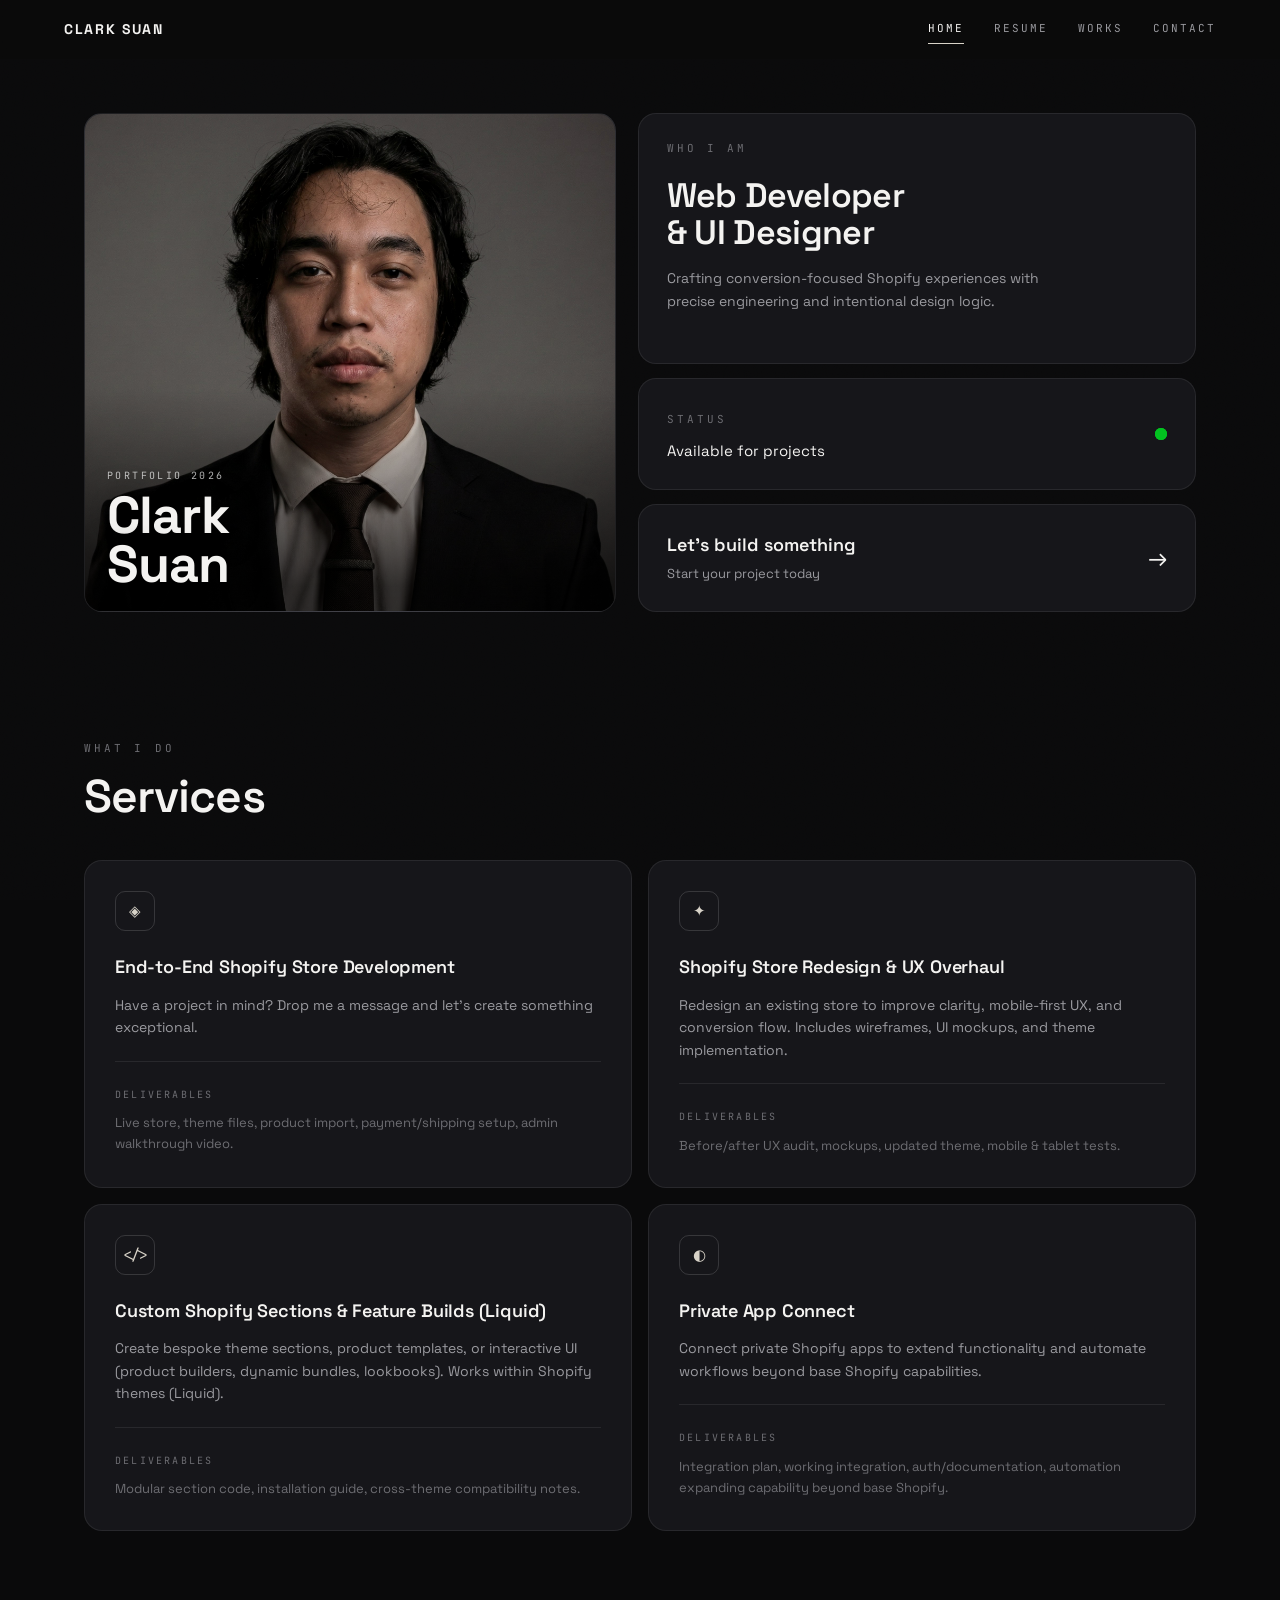
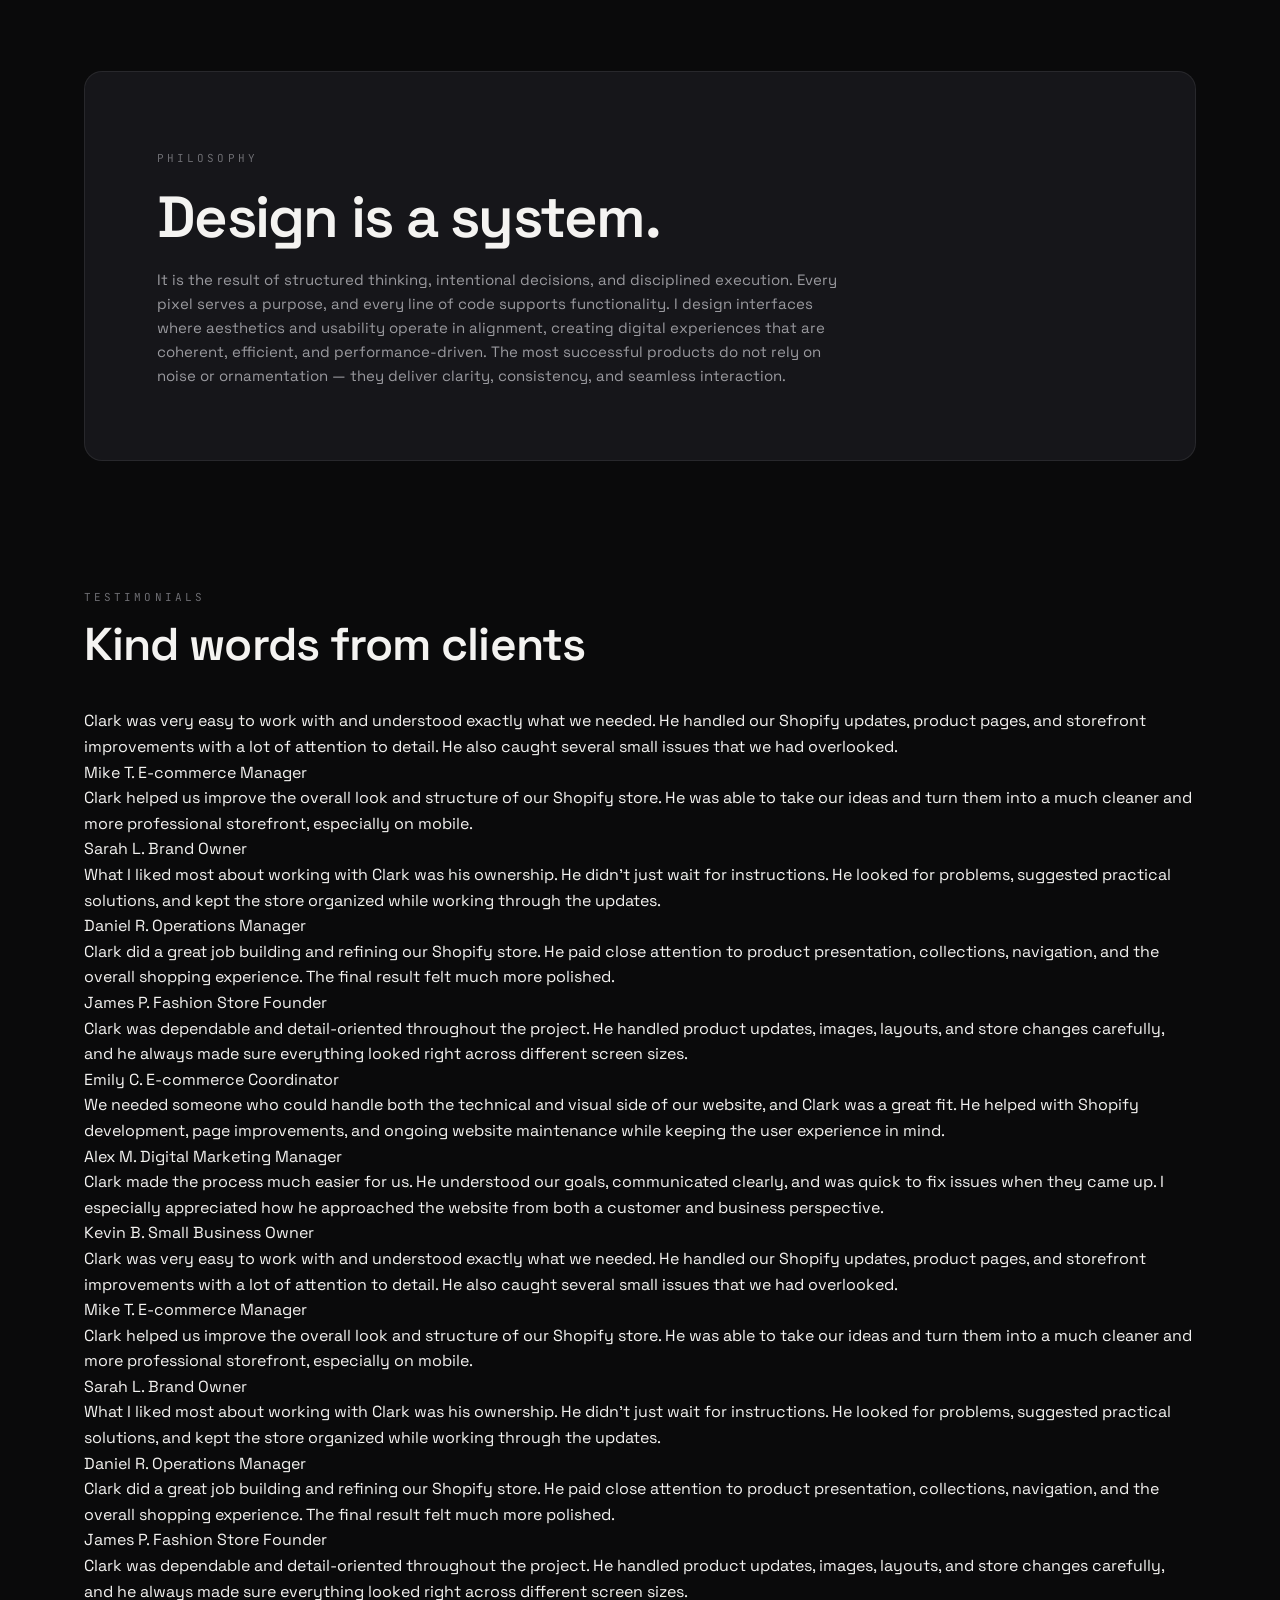
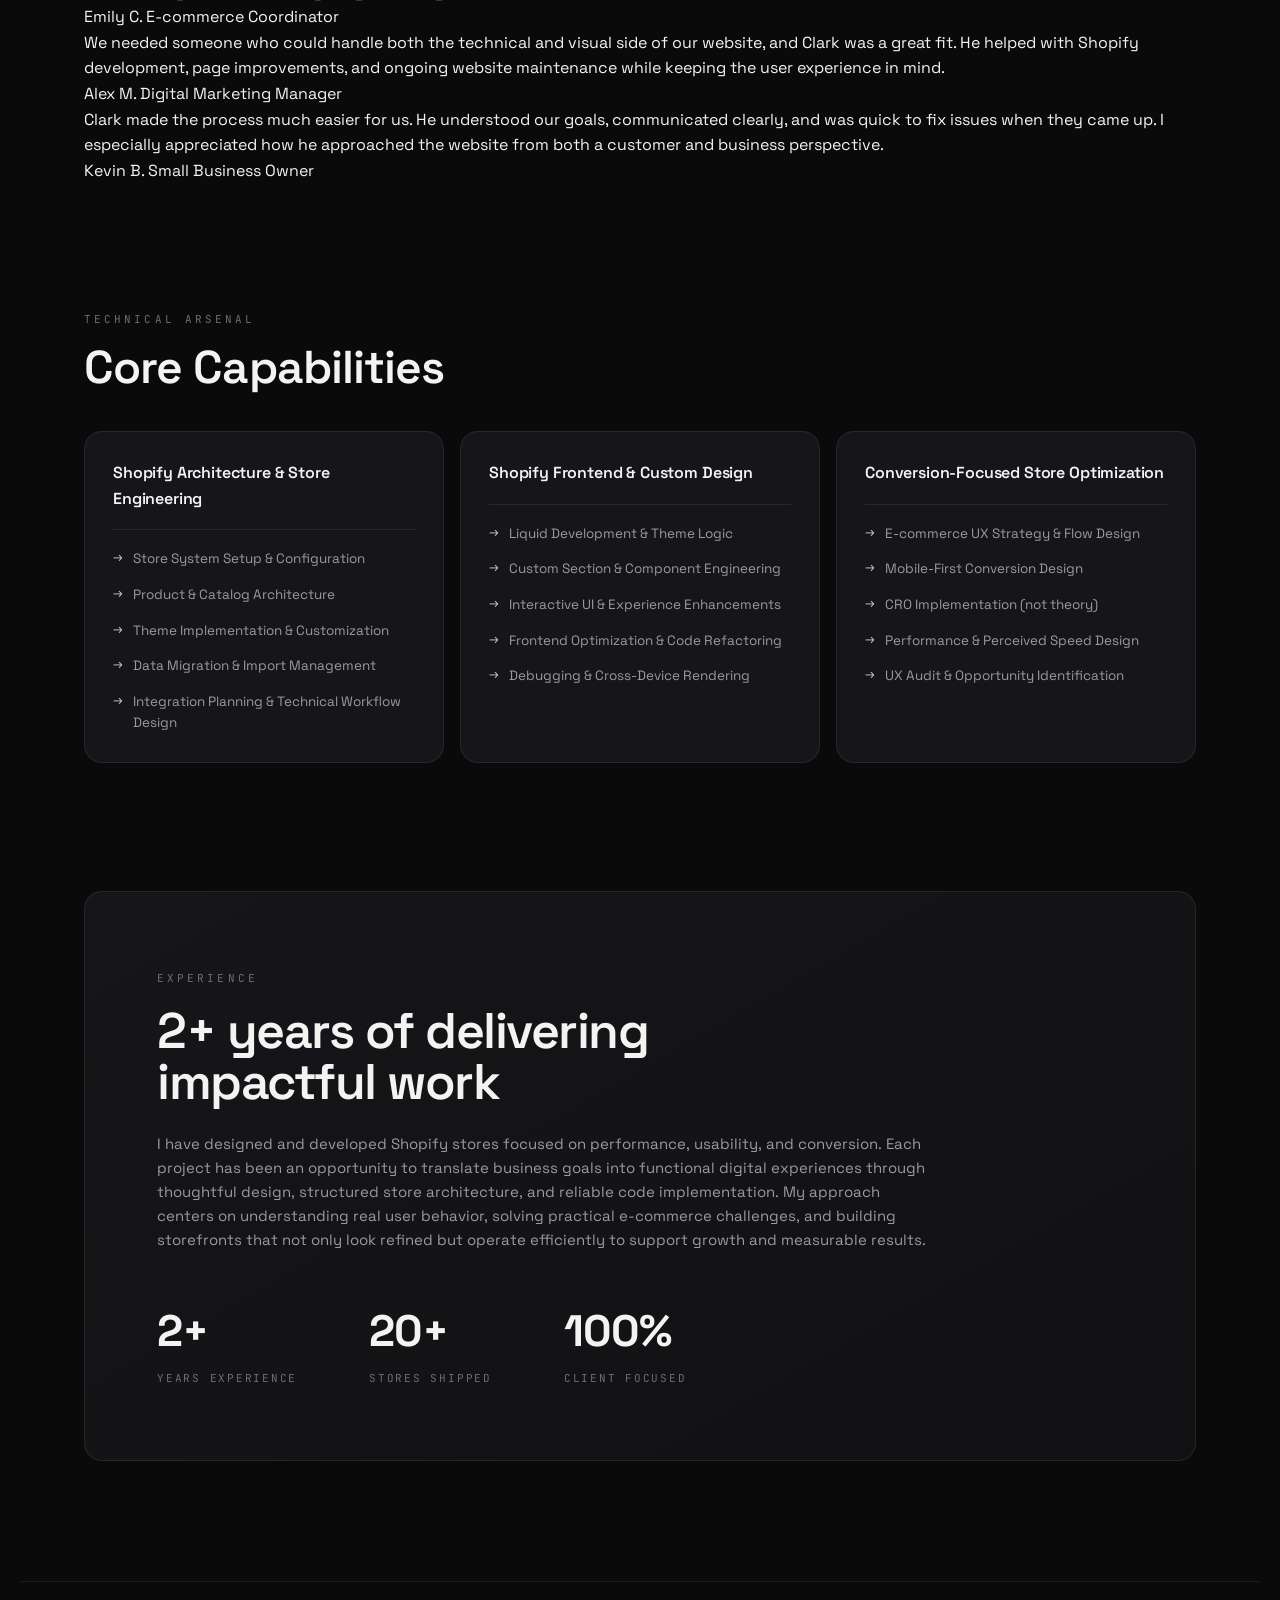
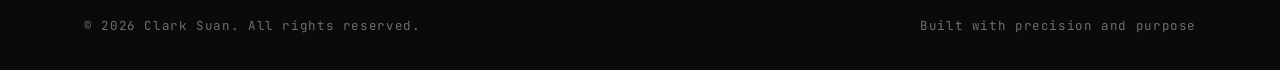
<file: index.html>
<!DOCTYPE html>
<html lang="en">
<head>
  <meta charset="UTF-8" />
  <meta name="viewport" content="width=device-width, initial-scale=1.0" />
  <title>Clark Suan — Web Developer & UI Designer</title>
  <meta name="description" content="Clark Suan — Shopify web developer and UI designer crafting conversion-focused ecommerce experiences with precise engineering and intentional design logic." />
  <meta name="author" content="Clark Suan" />
  <meta name="theme-color" content="#0a0a0b" />

  <!-- Open Graph / social share -->
  <meta property="og:type" content="website" />
  <meta property="og:title" content="Clark Suan — Web Developer & UI Designer" />
  <meta property="og:description" content="Conversion-focused Shopify experiences with precise engineering and intentional design logic." />
  <meta property="og:image" content="assets/portrait.jpg" />
  <meta property="og:site_name" content="Clark Suan" />
  <meta name="twitter:card" content="summary_large_image" />
  <meta name="twitter:title" content="Clark Suan — Web Developer & UI Designer" />
  <meta name="twitter:description" content="Conversion-focused Shopify experiences with precise engineering and intentional design logic." />
  <meta name="twitter:image" content="assets/portrait.jpg" />

  <link rel="icon" href="data:image/svg+xml,%3Csvg xmlns='http://www.w3.org/2000/svg' viewBox='0 0 100 100'%3E%3Crect width='100' height='100' rx='20' fill='%230a0a0b'/%3E%3Ctext x='50' y='68' font-family='sans-serif' font-size='52' font-weight='700' fill='%23d8d3c8' text-anchor='middle'%3ECS%3C/text%3E%3C/svg%3E" />
  <link rel="preconnect" href="https://fonts.googleapis.com" />
  <link rel="preconnect" href="https://fonts.gstatic.com" crossorigin />
  <link href="https://fonts.googleapis.com/css2?family=Space+Grotesk:wght@400;500;600;700&family=JetBrains+Mono:wght@400;500&display=swap" rel="stylesheet" />
  <link rel="stylesheet" href="styles.css" />
</head>
<body>
  <div class="grain" aria-hidden="true"></div>

  <!-- ============ NAV ============ -->
  <header class="nav" id="top">
    <a href="index.html" class="nav__logo">CLARK SUAN</a>
    <nav class="nav__links" aria-label="Primary">
      <a href="index.html" aria-current="page">Home</a>
      <a href="resume.html">Resume</a>
      <a href="works.html">Works</a>
      <a href="contact.html">Contact</a>
    </nav>
    <button class="nav__toggle" aria-label="Toggle menu" aria-expanded="false">
      <span></span><span></span>
    </button>
  </header>

  <main>
    <!-- ============ HERO ============ -->
    <section class="hero reveal">
      <div class="hero__portrait">
        <div class="portrait__frame">
          <img src="assets/portrait.jpg" alt="Portrait of Clark Suan" onerror="this.style.display='none';this.parentElement.classList.add('portrait--fallback')" />
          <div class="portrait__meta">
            <span class="portrait__eyebrow">Portfolio 2026</span>
            <h1 class="portrait__name">Clark<br />Suan</h1>
          </div>
        </div>
      </div>

      <div class="hero__panels">
        <article class="panel panel--intro">
          <span class="eyebrow">Who I am</span>
          <h2>Web Developer<br />&amp; UI Designer</h2>
          <p>Crafting conversion-focused Shopify experiences with precise engineering and intentional design logic.</p>
        </article>

        <article class="panel panel--status">
          <div>
            <span class="eyebrow">Status</span>
            <p class="status__text">Available for projects</p>
          </div>
          <span class="pulse-dot" aria-hidden="true" style="--pulse-color:#02C220; --pulse-size:12px;">
            <span class="pulse-dot__ring"></span>
          </span>
        </article>

        <a href="contact.html" class="panel panel--cta">
          <div>
            <p class="cta__title">Let's build something</p>
            <span class="cta__sub">Start your project today</span>
          </div>
          <span class="cta__arrow" aria-hidden="true">→</span>
        </a>
      </div>
    </section>

    <!-- ============ SERVICES ============ -->
    <section class="section" id="services">
      <header class="section__head reveal">
        <span class="eyebrow">What I do</span>
        <h2 class="section__title">Services</h2>
      </header>

      <div class="services">
        <article class="service reveal" style="--i:0">
          <span class="service__icon">◈</span>
          <h3>End-to-End Shopify Store Development</h3>
          <p>Have a project in mind? Drop me a message and let's create something exceptional.</p>
          <div class="service__deliverables">
            <span class="micro">Deliverables</span>
            <p>Live store, theme files, product import, payment/shipping setup, admin walkthrough video.</p>
          </div>
        </article>

        <article class="service reveal" style="--i:1">
          <span class="service__icon">✦</span>
          <h3>Shopify Store Redesign &amp; UX Overhaul</h3>
          <p>Redesign an existing store to improve clarity, mobile-first UX, and conversion flow. Includes wireframes, UI mockups, and theme implementation.</p>
          <div class="service__deliverables">
            <span class="micro">Deliverables</span>
            <p>Before/after UX audit, mockups, updated theme, mobile &amp; tablet tests.</p>
          </div>
        </article>

        <article class="service reveal" style="--i:2">
          <span class="service__icon">&lt;/&gt;</span>
          <h3>Custom Shopify Sections &amp; Feature Builds (Liquid)</h3>
          <p>Create bespoke theme sections, product templates, or interactive UI (product builders, dynamic bundles, lookbooks). Works within Shopify themes (Liquid).</p>
          <div class="service__deliverables">
            <span class="micro">Deliverables</span>
            <p>Modular section code, installation guide, cross-theme compatibility notes.</p>
          </div>
        </article>

        <article class="service reveal" style="--i:3">
          <span class="service__icon">◐</span>
          <h3>Private App Connect</h3>
          <p>Connect private Shopify apps to extend functionality and automate workflows beyond base Shopify capabilities.</p>
          <div class="service__deliverables">
            <span class="micro">Deliverables</span>
            <p>Integration plan, working integration, auth/documentation, automation expanding capability beyond base Shopify.</p>
          </div>
        </article>
      </div>
    </section>

    <!-- ============ PHILOSOPHY ============ -->
    <section class="philosophy reveal">
      <div class="philosophy__inner">
        <span class="eyebrow">Philosophy</span>
        <h2 class="philosophy__quote">Design is a system.</h2>
        <p>It is the result of structured thinking, intentional decisions, and disciplined execution. Every pixel serves a purpose, and every line of code supports functionality. I design interfaces where aesthetics and usability operate in alignment, creating digital experiences that are coherent, efficient, and performance-driven. The most successful products do not rely on noise or ornamentation — they deliver clarity, consistency, and seamless interaction.</p>
      </div>
    </section>

    <!-- ============ TESTIMONIALS ============ -->
    <section class="section" id="testimonials">
      <header class="section__head reveal">
        <span class="eyebrow">Testimonials</span>
        <h2 class="section__title">Kind words from clients</h2>
      </header>

      <div class="marquee reveal" aria-label="Client testimonials">
        <div class="marquee__track">
          <div class="marquee__group">
            <figure class="tcard">
              <blockquote class="tcard__quote">Clark was very easy to work with and understood exactly what we needed. He handled our Shopify updates, product pages, and storefront improvements with a lot of attention to detail. He also caught several small issues that we had overlooked.</blockquote>
              <figcaption class="tcard__who">
                <span class="tcard__name">Mike T.</span>
                <span class="tcard__role">E-commerce Manager</span>
              </figcaption>
            </figure>

            <figure class="tcard">
              <blockquote class="tcard__quote">Clark helped us improve the overall look and structure of our Shopify store. He was able to take our ideas and turn them into a much cleaner and more professional storefront, especially on mobile.</blockquote>
              <figcaption class="tcard__who">
                <span class="tcard__name">Sarah L.</span>
                <span class="tcard__role">Brand Owner</span>
              </figcaption>
            </figure>

            <figure class="tcard">
              <blockquote class="tcard__quote">What I liked most about working with Clark was his ownership. He didn't just wait for instructions. He looked for problems, suggested practical solutions, and kept the store organized while working through the updates.</blockquote>
              <figcaption class="tcard__who">
                <span class="tcard__name">Daniel R.</span>
                <span class="tcard__role">Operations Manager</span>
              </figcaption>
            </figure>

            <figure class="tcard">
              <blockquote class="tcard__quote">Clark did a great job building and refining our Shopify store. He paid close attention to product presentation, collections, navigation, and the overall shopping experience. The final result felt much more polished.</blockquote>
              <figcaption class="tcard__who">
                <span class="tcard__name">James P.</span>
                <span class="tcard__role">Fashion Store Founder</span>
              </figcaption>
            </figure>

            <figure class="tcard">
              <blockquote class="tcard__quote">Clark was dependable and detail-oriented throughout the project. He handled product updates, images, layouts, and store changes carefully, and he always made sure everything looked right across different screen sizes.</blockquote>
              <figcaption class="tcard__who">
                <span class="tcard__name">Emily C.</span>
                <span class="tcard__role">E-commerce Coordinator</span>
              </figcaption>
            </figure>

            <figure class="tcard">
              <blockquote class="tcard__quote">We needed someone who could handle both the technical and visual side of our website, and Clark was a great fit. He helped with Shopify development, page improvements, and ongoing website maintenance while keeping the user experience in mind.</blockquote>
              <figcaption class="tcard__who">
                <span class="tcard__name">Alex M.</span>
                <span class="tcard__role">Digital Marketing Manager</span>
              </figcaption>
            </figure>

            <figure class="tcard">
              <blockquote class="tcard__quote">Clark made the process much easier for us. He understood our goals, communicated clearly, and was quick to fix issues when they came up. I especially appreciated how he approached the website from both a customer and business perspective.</blockquote>
              <figcaption class="tcard__who">
                <span class="tcard__name">Kevin B.</span>
                <span class="tcard__role">Small Business Owner</span>
              </figcaption>
            </figure>
          </div>
        </div>
      </div>
    </section>

    <!-- ============ SKILLS ============ -->
    <section class="section" id="skills">
      <header class="section__head reveal">
        <span class="eyebrow">Technical arsenal</span>
        <h2 class="section__title">Core Capabilities</h2>
      </header>

      <div class="skills">
        <article class="skillcard reveal" style="--i:0">
          <h3>Shopify Architecture &amp; Store Engineering</h3>
          <ul>
            <li>Store System Setup &amp; Configuration</li>
            <li>Product &amp; Catalog Architecture</li>
            <li>Theme Implementation &amp; Customization</li>
            <li>Data Migration &amp; Import Management</li>
            <li>Integration Planning &amp; Technical Workflow Design</li>
          </ul>
        </article>

        <article class="skillcard reveal" style="--i:1">
          <h3>Shopify Frontend &amp; Custom Design</h3>
          <ul>
            <li>Liquid Development &amp; Theme Logic</li>
            <li>Custom Section &amp; Component Engineering</li>
            <li>Interactive UI &amp; Experience Enhancements</li>
            <li>Frontend Optimization &amp; Code Refactoring</li>
            <li>Debugging &amp; Cross-Device Rendering</li>
          </ul>
        </article>

        <article class="skillcard reveal" style="--i:2">
          <h3>Conversion-Focused Store Optimization</h3>
          <ul>
            <li>E-commerce UX Strategy &amp; Flow Design</li>
            <li>Mobile-First Conversion Design</li>
            <li>CRO Implementation (not theory)</li>
            <li>Performance &amp; Perceived Speed Design</li>
            <li>UX Audit &amp; Opportunity Identification</li>
          </ul>
        </article>
      </div>
    </section>

    <!-- ============ EXPERIENCE ============ -->
    <section class="section" id="experience">
      <div class="experience reveal">
        <span class="eyebrow">Experience</span>
        <h2 class="experience__headline">2+ years of delivering impactful work</h2>
        <p>I have designed and developed Shopify stores focused on performance, usability, and conversion. Each project has been an opportunity to translate business goals into functional digital experiences through thoughtful design, structured store architecture, and reliable code implementation. My approach centers on understanding real user behavior, solving practical e-commerce challenges, and building storefronts that not only look refined but operate efficiently to support growth and measurable results.</p>
        <div class="experience__stats">
          <div class="stat"><span class="stat__num">2+</span><span class="stat__label">Years experience</span></div>
          <div class="stat"><span class="stat__num">20+</span><span class="stat__label">Stores shipped</span></div>
          <div class="stat"><span class="stat__num">100%</span><span class="stat__label">Client focused</span></div>
        </div>
      </div>
    </section>
  </main>

  <footer class="footer">
    <p>© 2026 Clark Suan. All rights reserved.</p>
    <p>Built with precision and purpose</p>
  </footer>

  <script src="script.js"></script>
</body>
</html>
</file>
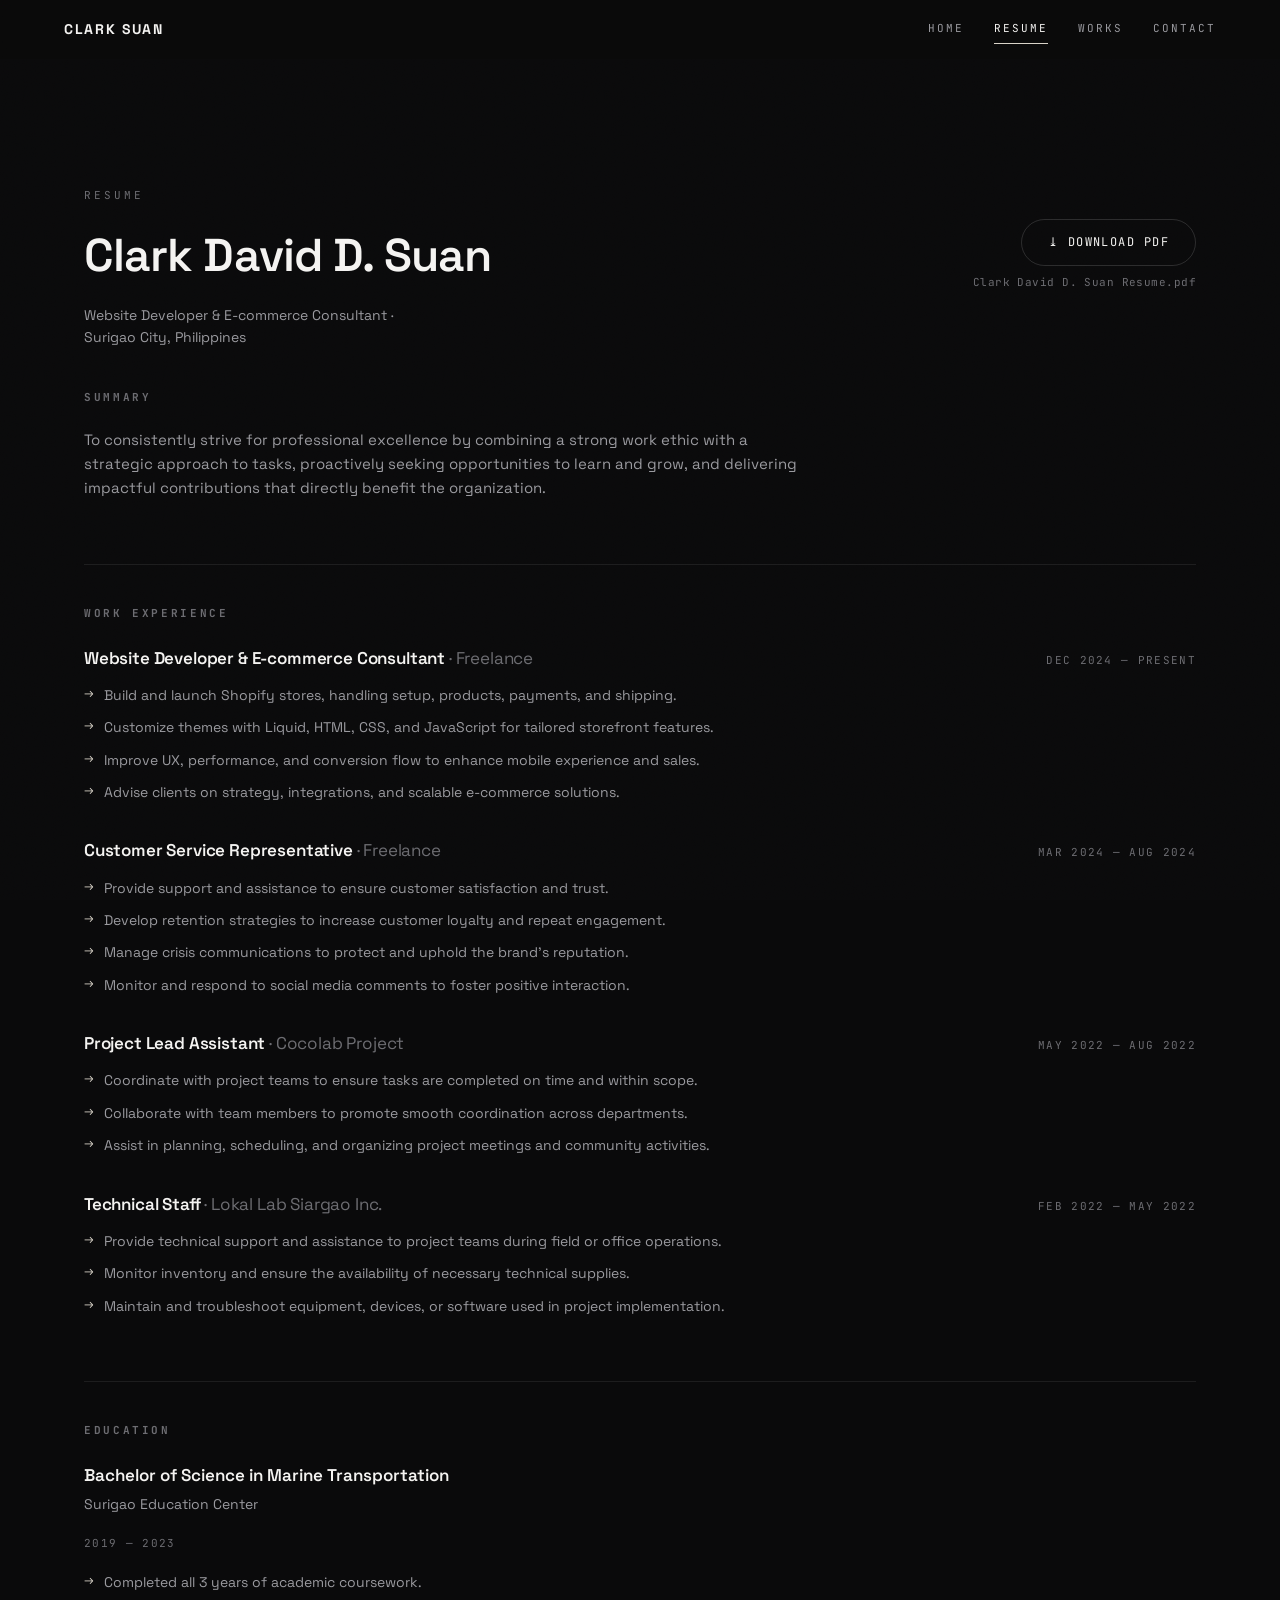
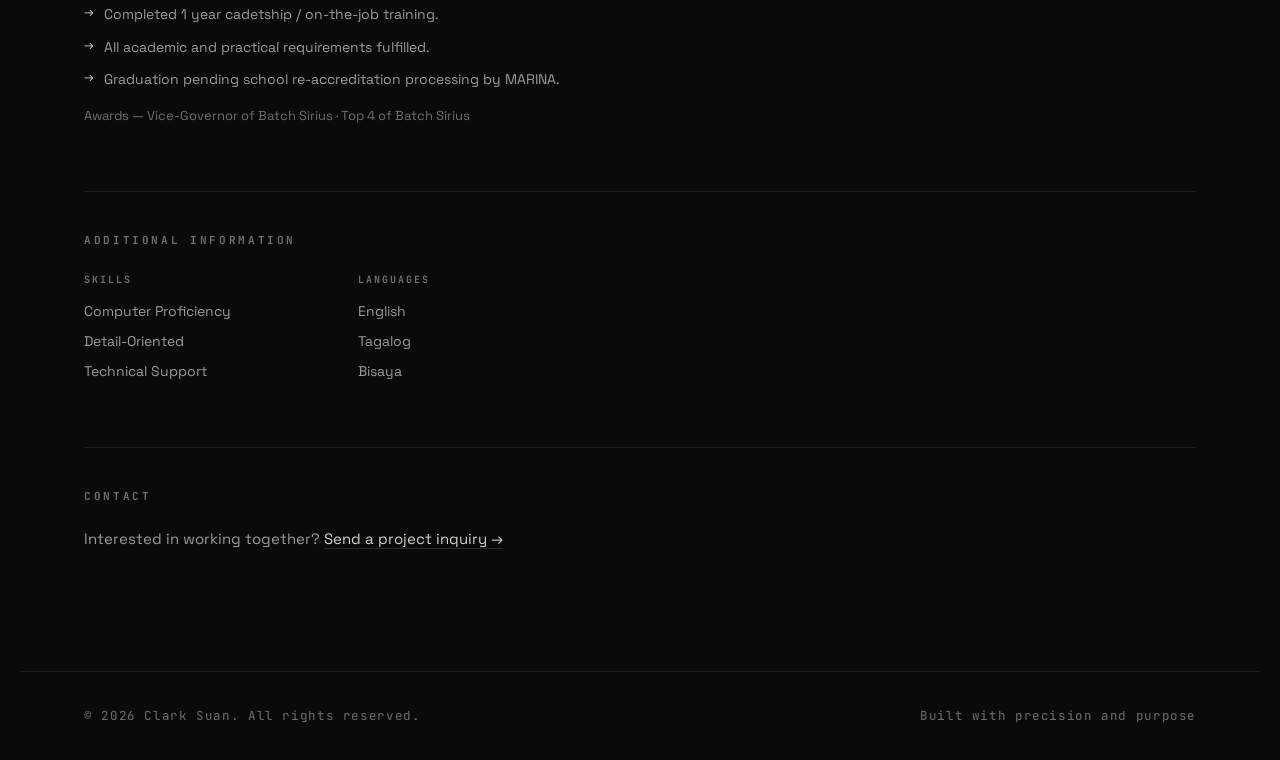
<file: resume.html>
<!DOCTYPE html>
<html lang="en">
<head>
  <meta charset="UTF-8" />
  <meta name="viewport" content="width=device-width, initial-scale=1.0" />
  <title>Resume — Clark David D. Suan</title>
  <meta name="description" content="Resume of Clark David D. Suan — Website Developer & E-commerce Consultant specializing in Shopify." />
  <meta name="author" content="Clark David D. Suan" />
  <meta name="theme-color" content="#0a0a0b" />

  <meta property="og:type" content="profile" />
  <meta property="og:title" content="Resume — Clark David D. Suan" />
  <meta property="og:description" content="Website Developer & E-commerce Consultant specializing in Shopify." />
  <meta property="og:image" content="assets/portrait.jpg" />
  <meta property="og:site_name" content="Clark Suan" />
  <meta name="twitter:card" content="summary_large_image" />

  <link rel="icon" href="data:image/svg+xml,%3Csvg xmlns='http://www.w3.org/2000/svg' viewBox='0 0 100 100'%3E%3Crect width='100' height='100' rx='20' fill='%230a0a0b'/%3E%3Ctext x='50' y='68' font-family='sans-serif' font-size='52' font-weight='700' fill='%23d8d3c8' text-anchor='middle'%3ECS%3C/text%3E%3C/svg%3E" />
  <link rel="preconnect" href="https://fonts.googleapis.com" />
  <link rel="preconnect" href="https://fonts.gstatic.com" crossorigin />
  <link href="https://fonts.googleapis.com/css2?family=Space+Grotesk:wght@400;500;600;700&family=JetBrains+Mono:wght@400;500&display=swap" rel="stylesheet" />
  <link rel="stylesheet" href="styles.css" />
</head>
<body>
  <div class="grain" aria-hidden="true"></div>

  <!-- ============ NAV ============ -->
  <header class="nav" id="top">
    <a href="index.html" class="nav__logo">CLARK SUAN</a>
    <nav class="nav__links" aria-label="Primary">
      <a href="index.html">Home</a>
      <a href="resume.html" aria-current="page">Resume</a>
      <a href="works.html">Works</a>
      <a href="contact.html">Contact</a>
    </nav>
    <button class="nav__toggle" aria-label="Toggle menu" aria-expanded="false">
      <span></span><span></span>
    </button>
  </header>

  <main>
    <section class="section" id="resume">
      <header class="section__head reveal">
        <span class="eyebrow">Resume</span>
        <div class="resume__title-row">
          <h2 class="section__title">Clark David D. Suan</h2>
          <div class="resume__dl">
            <a class="btn" href="assets/Clark%20David%20D.%20Suan%20Resume.pdf" download>⤓ Download PDF</a>
            <span class="resume__dl-url">Clark David D. Suan Resume.pdf</span>
          </div>
        </div>
        <p class="section__note">Website Developer &amp; E-commerce Consultant · Surigao City, Philippines</p>
      </header>

      <div class="resume reveal">
        <div class="resume__block resume__block--first">
          <h3 class="resume__h">Summary</h3>
          <p>To consistently strive for professional excellence by combining a strong work ethic with a strategic approach to tasks, proactively seeking opportunities to learn and grow, and delivering impactful contributions that directly benefit the organization.</p>
        </div>

        <div class="resume__block">
          <h3 class="resume__h">Work Experience</h3>
          <ol class="resume__timeline">
            <li class="resume__job">
              <div class="resume__jobhead">
                <h4>Website Developer &amp; E-commerce Consultant <span>· Freelance</span></h4>
                <span class="resume__date">Dec 2024 — Present</span>
              </div>
              <ul>
                <li>Build and launch Shopify stores, handling setup, products, payments, and shipping.</li>
                <li>Customize themes with Liquid, HTML, CSS, and JavaScript for tailored storefront features.</li>
                <li>Improve UX, performance, and conversion flow to enhance mobile experience and sales.</li>
                <li>Advise clients on strategy, integrations, and scalable e-commerce solutions.</li>
              </ul>
            </li>

            <li class="resume__job">
              <div class="resume__jobhead">
                <h4>Customer Service Representative <span>· Freelance</span></h4>
                <span class="resume__date">Mar 2024 — Aug 2024</span>
              </div>
              <ul>
                <li>Provide support and assistance to ensure customer satisfaction and trust.</li>
                <li>Develop retention strategies to increase customer loyalty and repeat engagement.</li>
                <li>Manage crisis communications to protect and uphold the brand's reputation.</li>
                <li>Monitor and respond to social media comments to foster positive interaction.</li>
              </ul>
            </li>

            <li class="resume__job">
              <div class="resume__jobhead">
                <h4>Project Lead Assistant <span>· Cocolab Project</span></h4>
                <span class="resume__date">May 2022 — Aug 2022</span>
              </div>
              <ul>
                <li>Coordinate with project teams to ensure tasks are completed on time and within scope.</li>
                <li>Collaborate with team members to promote smooth coordination across departments.</li>
                <li>Assist in planning, scheduling, and organizing project meetings and community activities.</li>
              </ul>
            </li>

            <li class="resume__job">
              <div class="resume__jobhead">
                <h4>Technical Staff <span>· Lokal Lab Siargao Inc.</span></h4>
                <span class="resume__date">Feb 2022 — May 2022</span>
              </div>
              <ul>
                <li>Provide technical support and assistance to project teams during field or office operations.</li>
                <li>Monitor inventory and ensure the availability of necessary technical supplies.</li>
                <li>Maintain and troubleshoot equipment, devices, or software used in project implementation.</li>
              </ul>
            </li>
          </ol>
        </div>

        <div class="resume__block resume__edu">
          <h3 class="resume__h">Education</h3>
          <h4>Bachelor of Science in Marine Transportation</h4>
          <p class="resume__org">Surigao Education Center</p>
          <span class="resume__date">2019 — 2023</span>
          <ul style="list-style:none;display:flex;flex-direction:column;gap:10px;margin-top:16px">
            <li class="resume__note-item">Completed all 3 years of academic coursework.</li>
            <li class="resume__note-item">Completed 1 year cadetship / on-the-job training.</li>
            <li class="resume__note-item">All academic and practical requirements fulfilled.</li>
            <li class="resume__note-item">Graduation pending school re-accreditation processing by MARINA.</li>
          </ul>
          <p style="color:var(--faint);font-size:13px;margin-top:16px">Awards — Vice-Governor of Batch Sirius · Top 4 of Batch Sirius</p>
        </div>

        <div class="resume__block">
          <h3 class="resume__h">Additional Information</h3>
          <div class="resume__cols">
            <div>
              <h4>Skills</h4>
              <ul>
                <li>Computer Proficiency</li>
                <li>Detail-Oriented</li>
                <li>Technical Support</li>
              </ul>
            </div>
            <div>
              <h4>Languages</h4>
              <ul>
                <li>English</li>
                <li>Tagalog</li>
                <li>Bisaya</li>
              </ul>
            </div>
          </div>
        </div>

        <div class="resume__block">
          <h3 class="resume__h">Contact</h3>
          <p>Interested in working together? <a href="contact.html" style="color:var(--accent);border-bottom:1px solid var(--line-2)">Send a project inquiry →</a></p>
        </div>
      </div>
    </section>
  </main>

  <footer class="footer">
    <p>© 2026 Clark Suan. All rights reserved.</p>
    <p>Built with precision and purpose</p>
  </footer>

  <script src="script.js"></script>
</body>
</html>
</file>
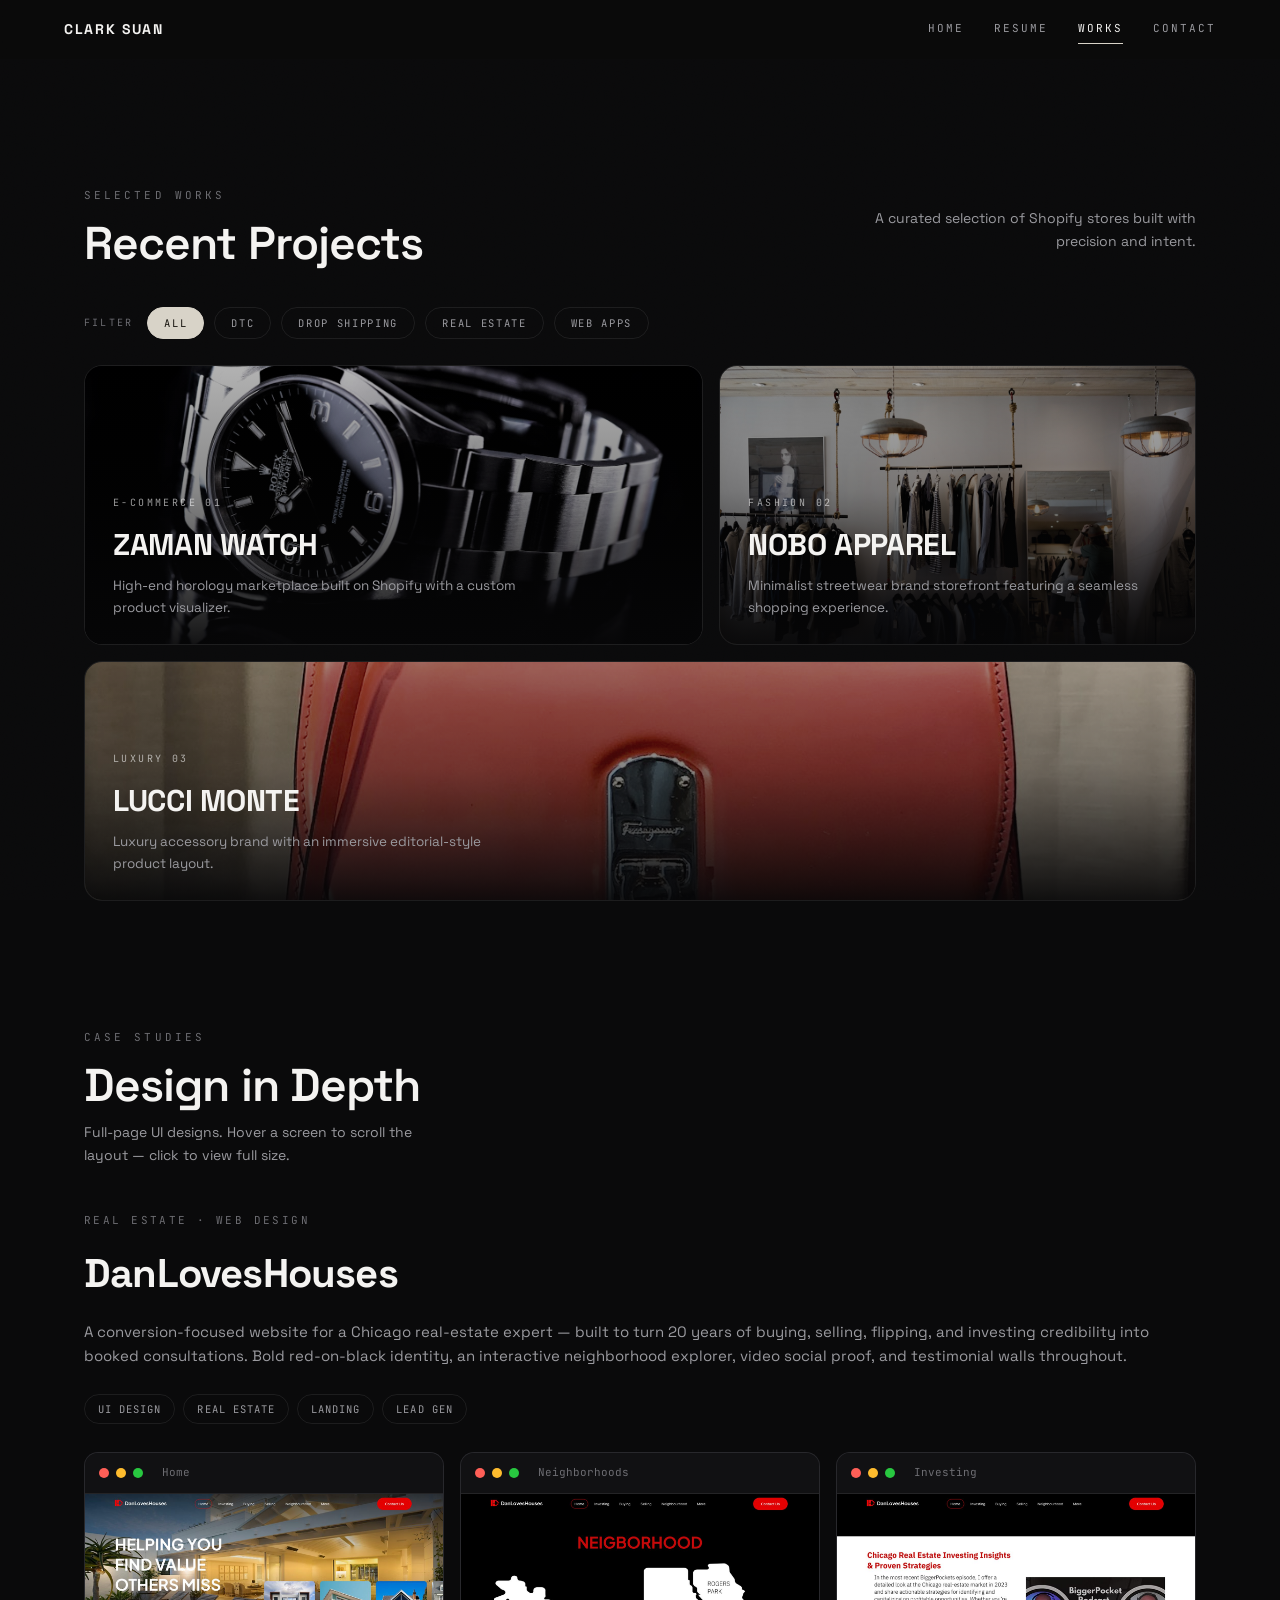
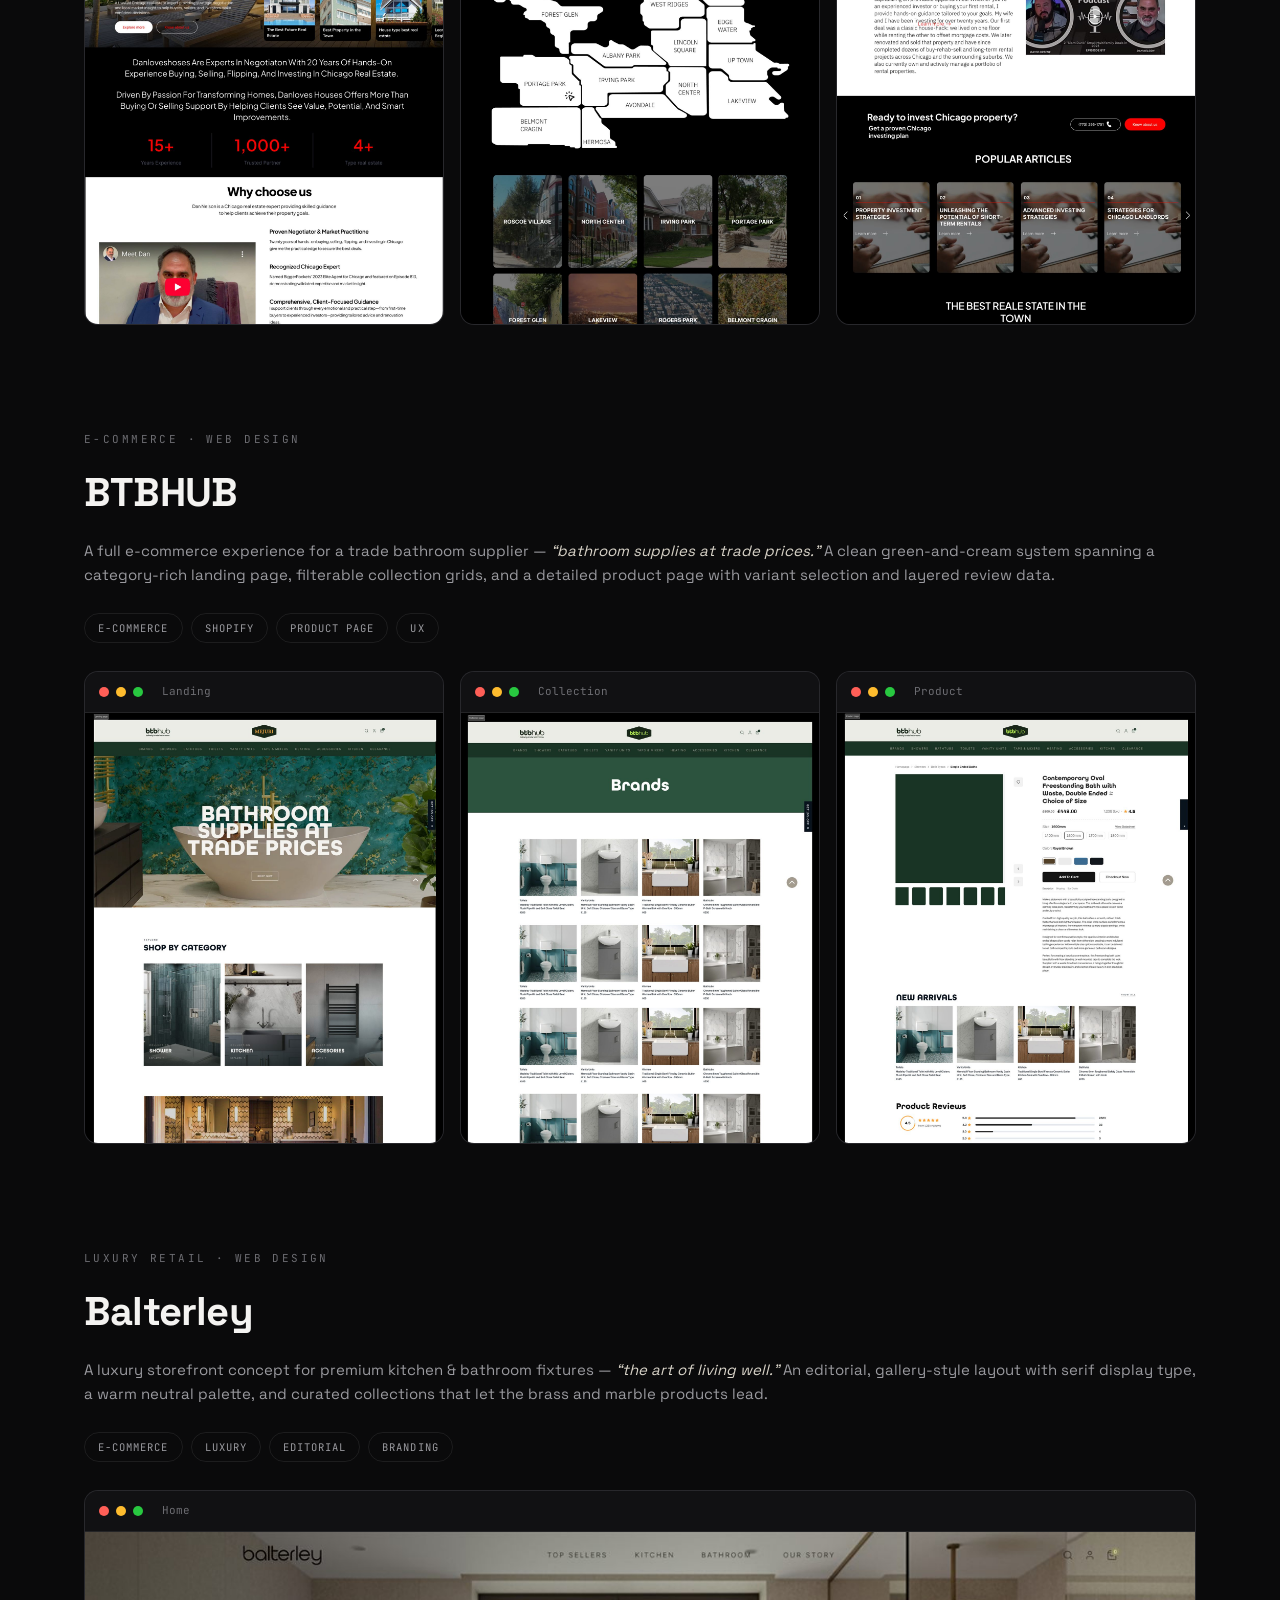
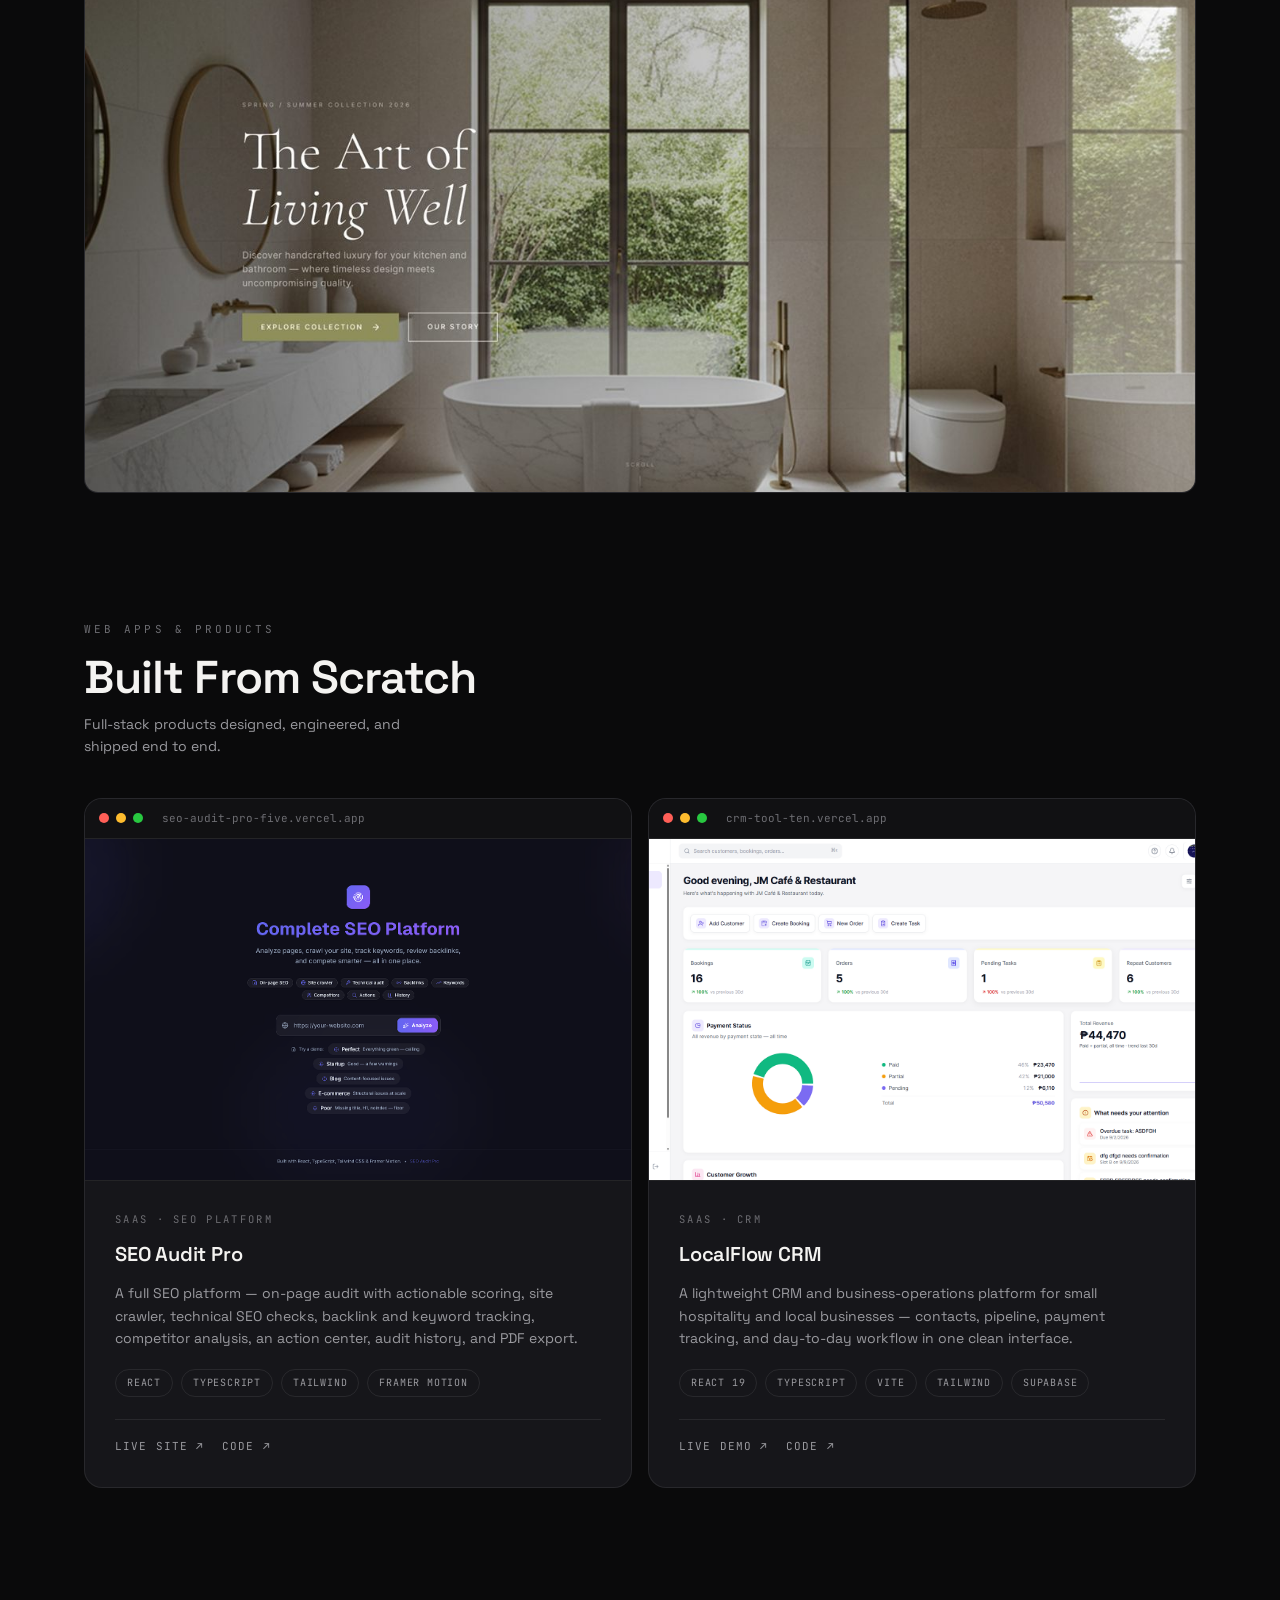
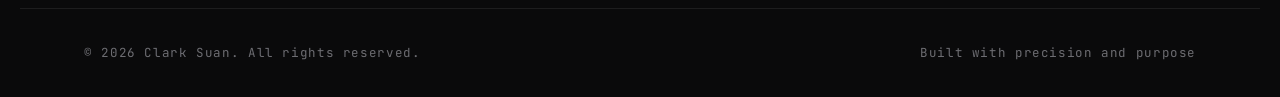
<file: works.html>
<!DOCTYPE html>
<html lang="en">
<head>
  <meta charset="UTF-8" />
  <meta name="viewport" content="width=device-width, initial-scale=1.0" />
  <title>Works — Clark Suan</title>
  <meta name="description" content="Selected Shopify stores and full-page UI design case studies by Clark Suan." />
  <meta name="author" content="Clark Suan" />
  <meta name="theme-color" content="#0a0a0b" />

  <meta property="og:type" content="website" />
  <meta property="og:title" content="Works — Clark Suan" />
  <meta property="og:description" content="Selected Shopify stores and full-page UI design case studies." />
  <meta property="og:image" content="assets/portrait.jpg" />
  <meta property="og:site_name" content="Clark Suan" />
  <meta name="twitter:card" content="summary_large_image" />

  <link rel="icon" href="data:image/svg+xml,%3Csvg xmlns='http://www.w3.org/2000/svg' viewBox='0 0 100 100'%3E%3Crect width='100' height='100' rx='20' fill='%230a0a0b'/%3E%3Ctext x='50' y='68' font-family='sans-serif' font-size='52' font-weight='700' fill='%23d8d3c8' text-anchor='middle'%3ECS%3C/text%3E%3C/svg%3E" />
  <link rel="preconnect" href="https://fonts.googleapis.com" />
  <link rel="preconnect" href="https://fonts.gstatic.com" crossorigin />
  <link href="https://fonts.googleapis.com/css2?family=Space+Grotesk:wght@400;500;600;700&family=JetBrains+Mono:wght@400;500&display=swap" rel="stylesheet" />
  <link rel="stylesheet" href="styles.css" />
</head>
<body>
  <div class="grain" aria-hidden="true"></div>

  <!-- ============ NAV ============ -->
  <header class="nav" id="top">
    <a href="index.html" class="nav__logo">CLARK SUAN</a>
    <nav class="nav__links" aria-label="Primary">
      <a href="index.html">Home</a>
      <a href="resume.html">Resume</a>
      <a href="works.html" aria-current="page">Works</a>
      <a href="contact.html">Contact</a>
    </nav>
    <button class="nav__toggle" aria-label="Toggle menu" aria-expanded="false">
      <span></span><span></span>
    </button>
  </header>

  <main>
    <!-- ============ WORKS ============ -->
    <section class="section" id="works">
      <header class="section__head reveal">
        <span class="eyebrow">Selected works</span>
        <h2 class="section__title">Recent Projects</h2>
        <p class="section__note">A curated selection of Shopify stores built with precision and intent.</p>
      </header>

      <div class="workfilter reveal" role="group" aria-label="Filter projects by business model">
        <span class="workfilter__label micro">Filter</span>
        <button type="button" class="workfilter__chip is-active" data-filter="all" aria-pressed="true">All</button>
        <button type="button" class="workfilter__chip" data-filter="dtc" aria-pressed="false">DTC</button>
        <button type="button" class="workfilter__chip" data-filter="dropshipping" aria-pressed="false">Drop Shipping</button>
        <button type="button" class="workfilter__chip" data-filter="realestate" aria-pressed="false">Real Estate</button>
        <button type="button" class="workfilter__chip" data-filter="webapp" aria-pressed="false">Web Apps</button>
      </div>

      <div class="works">
        <div class="work work--wide reveal" data-model="dropshipping" style="--i:0">
          <div class="work__bg work__bg--watch"></div>
          <div class="work__body">
            <span class="work__index">E-commerce 01</span>
            <h3 class="work__name">ZAMAN WATCH</h3>
            <p class="work__desc">High-end horology marketplace built on Shopify with a custom product visualizer.</p>
          </div>
          <a href="work/zaman-watch.html" class="work__cover" aria-label="View Zaman Watch case study"></a>
        </div>

        <div class="work reveal" data-model="dropshipping" style="--i:1">
          <div class="work__bg work__bg--nobo"></div>
          <div class="work__body">
            <span class="work__index">Fashion 02</span>
            <h3 class="work__name">NOBO APPAREL</h3>
            <p class="work__desc">Minimalist streetwear brand storefront featuring a seamless shopping experience.</p>
          </div>
          <a href="work/nobo-apparel.html" class="work__cover" aria-label="View Nobo Apparel case study"></a>
        </div>

        <div class="work work--full reveal" data-model="dtc" style="--i:2">
          <div class="work__bg work__bg--lucci"></div>
          <div class="work__body">
            <span class="work__index">Luxury 03</span>
            <h3 class="work__name">LUCCI MONTE</h3>
            <p class="work__desc">Luxury accessory brand with an immersive editorial-style product layout.</p>
          </div>
          <a href="work/lucci-monte.html" class="work__cover" aria-label="View Lucci Monte case study"></a>
        </div>
      </div>
    </section>

    <!-- ============ CASE STUDIES ============ -->
    <section class="section" id="case-studies">
      <header class="section__head reveal">
        <span class="eyebrow">Case Studies</span>
        <h2 class="section__title">Design in Depth</h2>
        <p class="section__note">Full-page UI designs. Hover a screen to scroll the layout — click to view full size.</p>
      </header>

      <div class="cases">

        <!-- DanLovesHouses -->
        <article class="cs reveal" data-model="realestate">
          <div class="cs__head">
            <div>
              <span class="cs__cat">Real Estate · Web Design</span>
              <h3 class="cs__title">DanLovesHouses</h3>
              <p class="cs__desc">A conversion-focused website for a Chicago real-estate expert — built to turn 20 years of buying, selling, flipping, and investing credibility into booked consultations. Bold red-on-black identity, an interactive neighborhood explorer, video social proof, and testimonial walls throughout.</p>
            </div>
            <ul class="cs__tags">
              <li>UI Design</li><li>Real Estate</li><li>Landing</li><li>Lead Gen</li>
            </ul>
          </div>
          <div class="cs__gallery cs__gallery--3">
            <figure class="frame" data-full="assets/work/danloveshouses-home.jpg">
              <div class="frame__bar"><i></i><i></i><i></i><span>Home</span></div>
              <div class="shot" style="--img:url('assets/work/danloveshouses-home.jpg')"></div>
            </figure>
            <figure class="frame" data-full="assets/work/danloveshouses-neighborhood.jpg">
              <div class="frame__bar"><i></i><i></i><i></i><span>Neighborhoods</span></div>
              <div class="shot" style="--img:url('assets/work/danloveshouses-neighborhood.jpg')"></div>
            </figure>
            <figure class="frame" data-full="assets/work/danloveshouses-investing.jpg">
              <div class="frame__bar"><i></i><i></i><i></i><span>Investing</span></div>
              <div class="shot" style="--img:url('assets/work/danloveshouses-investing.jpg')"></div>
            </figure>
          </div>
        </article>

        <!-- BTBHUB -->
        <article class="cs reveal" data-model="dtc">
          <div class="cs__head">
            <div>
              <span class="cs__cat">E-commerce · Web Design</span>
              <h3 class="cs__title">BTBHUB</h3>
              <p class="cs__desc">A full e-commerce experience for a trade bathroom supplier — <em>“bathroom supplies at trade prices.”</em> A clean green-and-cream system spanning a category-rich landing page, filterable collection grids, and a detailed product page with variant selection and layered review data.</p>
            </div>
            <ul class="cs__tags">
              <li>E-commerce</li><li>Shopify</li><li>Product Page</li><li>UX</li>
            </ul>
          </div>
          <div class="cs__gallery cs__gallery--3">
            <figure class="frame" data-full="assets/work/btbhub-home.jpg">
              <div class="frame__bar"><i></i><i></i><i></i><span>Landing</span></div>
              <div class="shot" style="--img:url('assets/work/btbhub-home.jpg')"></div>
            </figure>
            <figure class="frame" data-full="assets/work/btbhub-collection.jpg">
              <div class="frame__bar"><i></i><i></i><i></i><span>Collection</span></div>
              <div class="shot" style="--img:url('assets/work/btbhub-collection.jpg')"></div>
            </figure>
            <figure class="frame" data-full="assets/work/btbhub-product.jpg">
              <div class="frame__bar"><i></i><i></i><i></i><span>Product</span></div>
              <div class="shot" style="--img:url('assets/work/btbhub-product.jpg')"></div>
            </figure>
          </div>
        </article>

        <!-- Balterley -->
        <article class="cs reveal" data-model="dtc">
          <div class="cs__head">
            <div>
              <span class="cs__cat">Luxury Retail · Web Design</span>
              <h3 class="cs__title">Balterley</h3>
              <p class="cs__desc">A luxury storefront concept for premium kitchen &amp; bathroom fixtures — <em>“the art of living well.”</em> An editorial, gallery-style layout with serif display type, a warm neutral palette, and curated collections that let the brass and marble products lead.</p>
            </div>
            <ul class="cs__tags">
              <li>E-commerce</li><li>Luxury</li><li>Editorial</li><li>Branding</li>
            </ul>
          </div>
          <div class="cs__gallery cs__gallery--1">
            <figure class="frame" data-full="assets/work/balterley-home.jpg">
              <div class="frame__bar"><i></i><i></i><i></i><span>Home</span></div>
              <div class="shot shot--tall" style="--img:url('assets/work/balterley-home.jpg')"></div>
            </figure>
          </div>
        </article>

      </div>
    </section>

    <!-- ============ WEB APPS ============ -->
    <section class="section" id="web-apps">
      <header class="section__head reveal">
        <span class="eyebrow">Web Apps &amp; Products</span>
        <h2 class="section__title">Built From Scratch</h2>
        <p class="section__note">Full-stack products designed, engineered, and shipped end to end.</p>
      </header>

      <div class="applist">
        <article class="appcard appcard--media reveal" data-model="webapp" style="--i:0">
          <figure class="appcard__shot">
            <div class="appcard__bar"><i></i><i></i><i></i><span>seo-audit-pro-five.vercel.app</span></div>
            <img src="assets/work/seo-audit-pro.png" alt="SEO Audit Pro landing page" loading="lazy" onerror="this.closest('.appcard').classList.remove('appcard--media');this.parentElement.remove()" />
          </figure>
          <div class="appcard__body">
            <span class="appcard__cat">SaaS · SEO Platform</span>
            <h3>SEO Audit Pro</h3>
            <p class="appcard__desc">A full SEO platform — on-page audit with actionable scoring, site crawler, technical SEO checks, backlink and keyword tracking, competitor analysis, an action center, audit history, and PDF export.</p>
            <ul class="appcard__tech">
              <li>React</li><li>TypeScript</li><li>Tailwind</li><li>Framer Motion</li>
            </ul>
            <div class="appcard__links">
              <a href="https://seo-audit-pro-five.vercel.app" target="_blank" rel="noopener">Live site ↗</a>
              <a href="https://github.com/clarkdaviddulpinasuan-lab/seo-audit-pro" target="_blank" rel="noopener">Code ↗</a>
            </div>
          </div>
          <a class="appcard__cover" href="https://seo-audit-pro-five.vercel.app" target="_blank" rel="noopener" aria-label="Open SEO Audit Pro"></a>
        </article>

        <article class="appcard appcard--media reveal" data-model="webapp" style="--i:1">
          <figure class="appcard__shot">
            <div class="appcard__bar"><i></i><i></i><i></i><span>crm-tool-ten.vercel.app</span></div>
            <img src="assets/work/localflow-crm.png" alt="LocalFlow CRM dashboard" loading="lazy" onerror="this.closest('.appcard').classList.remove('appcard--media');this.parentElement.remove()" />
          </figure>
          <div class="appcard__body">
            <span class="appcard__cat">SaaS · CRM</span>
            <h3>LocalFlow CRM</h3>
            <p class="appcard__desc">A lightweight CRM and business-operations platform for small hospitality and local businesses — contacts, pipeline, payment tracking, and day-to-day workflow in one clean interface.</p>
            <ul class="appcard__tech">
              <li>React 19</li><li>TypeScript</li><li>Vite</li><li>Tailwind</li><li>Supabase</li>
            </ul>
            <div class="appcard__links">
              <a href="https://crm-tool-ten.vercel.app" target="_blank" rel="noopener">Live demo ↗</a>
              <a href="https://github.com/clarkdaviddulpinasuan-lab/localflow-crm" target="_blank" rel="noopener">Code ↗</a>
            </div>
          </div>
          <a class="appcard__cover" href="https://crm-tool-ten.vercel.app" target="_blank" rel="noopener" aria-label="Open LocalFlow CRM"></a>
        </article>
      </div>
    </section>

    <p class="works__empty" hidden>No projects in this category yet — <a href="contact.html">start one</a>.</p>
  </main>

  <footer class="footer">
    <p>© 2026 Clark Suan. All rights reserved.</p>
    <p>Built with precision and purpose</p>
  </footer>

  <script src="script.js"></script>
</body>
</html>
</file>
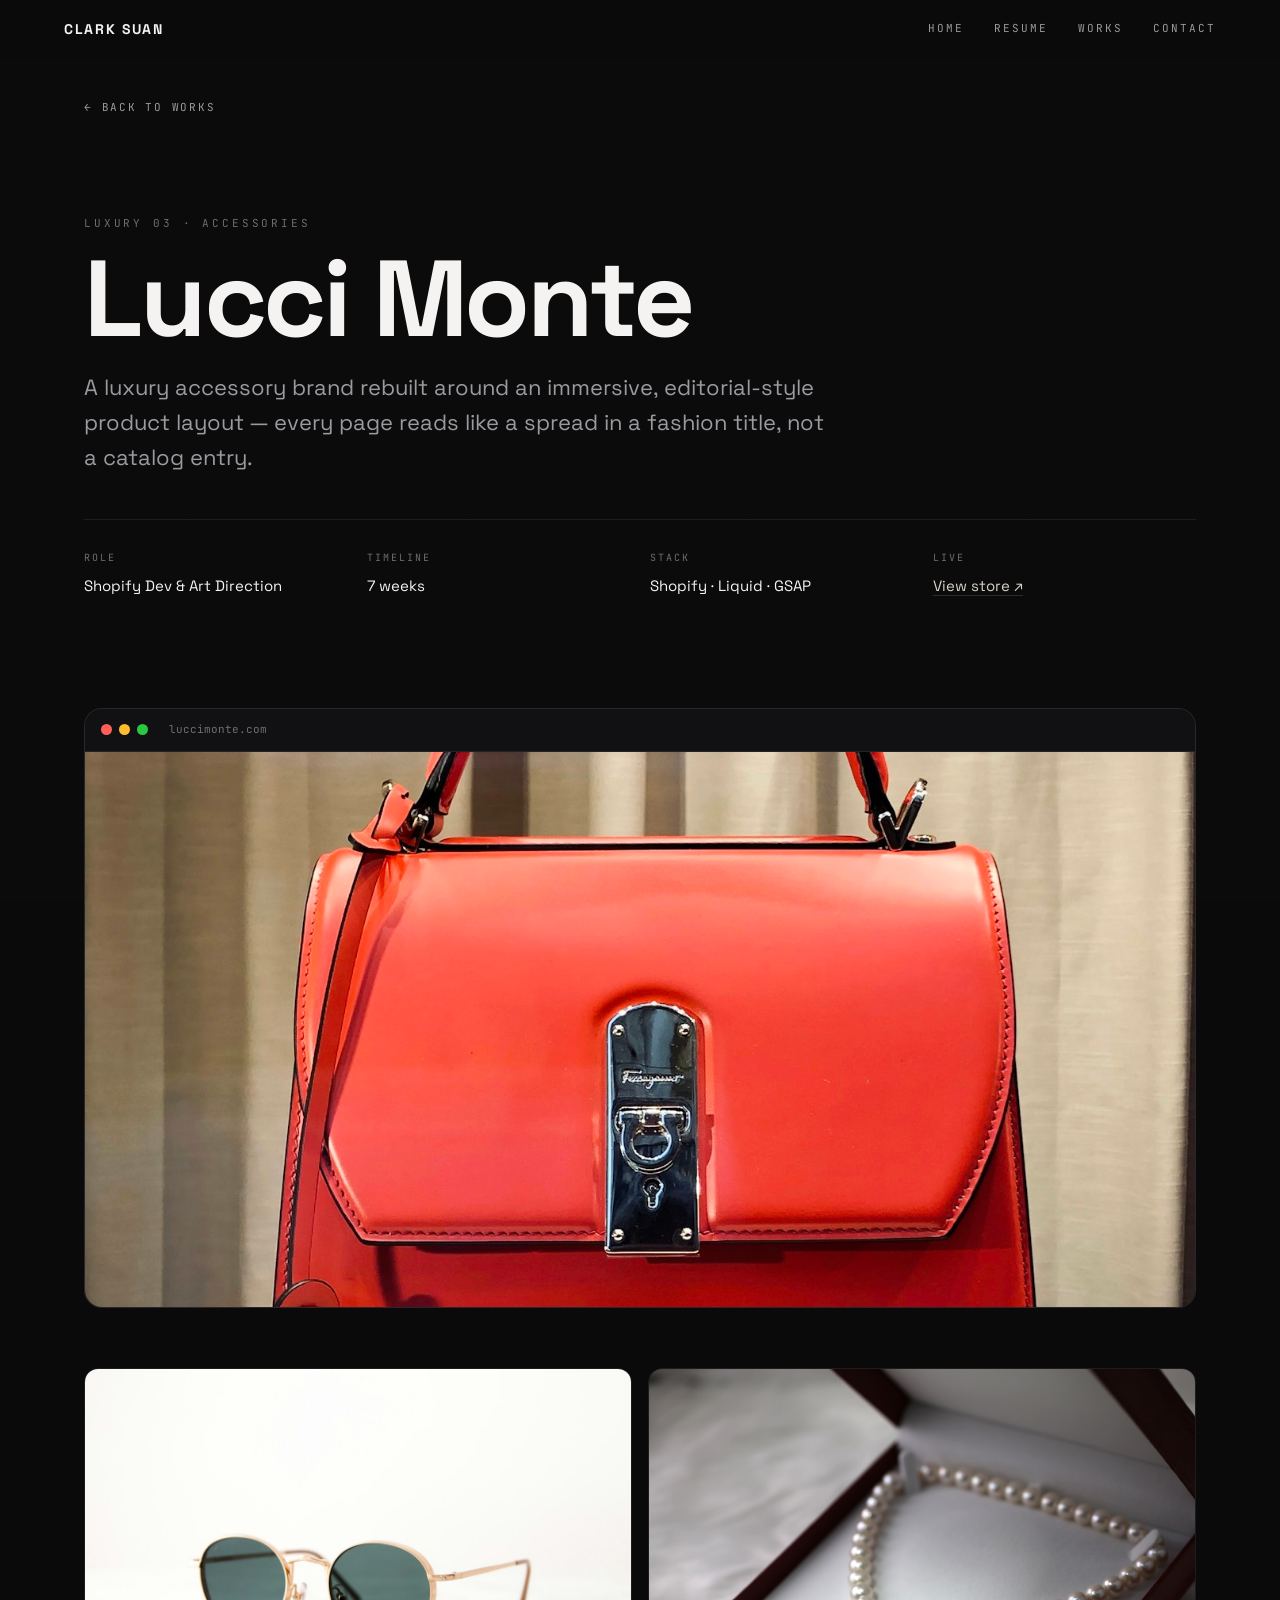
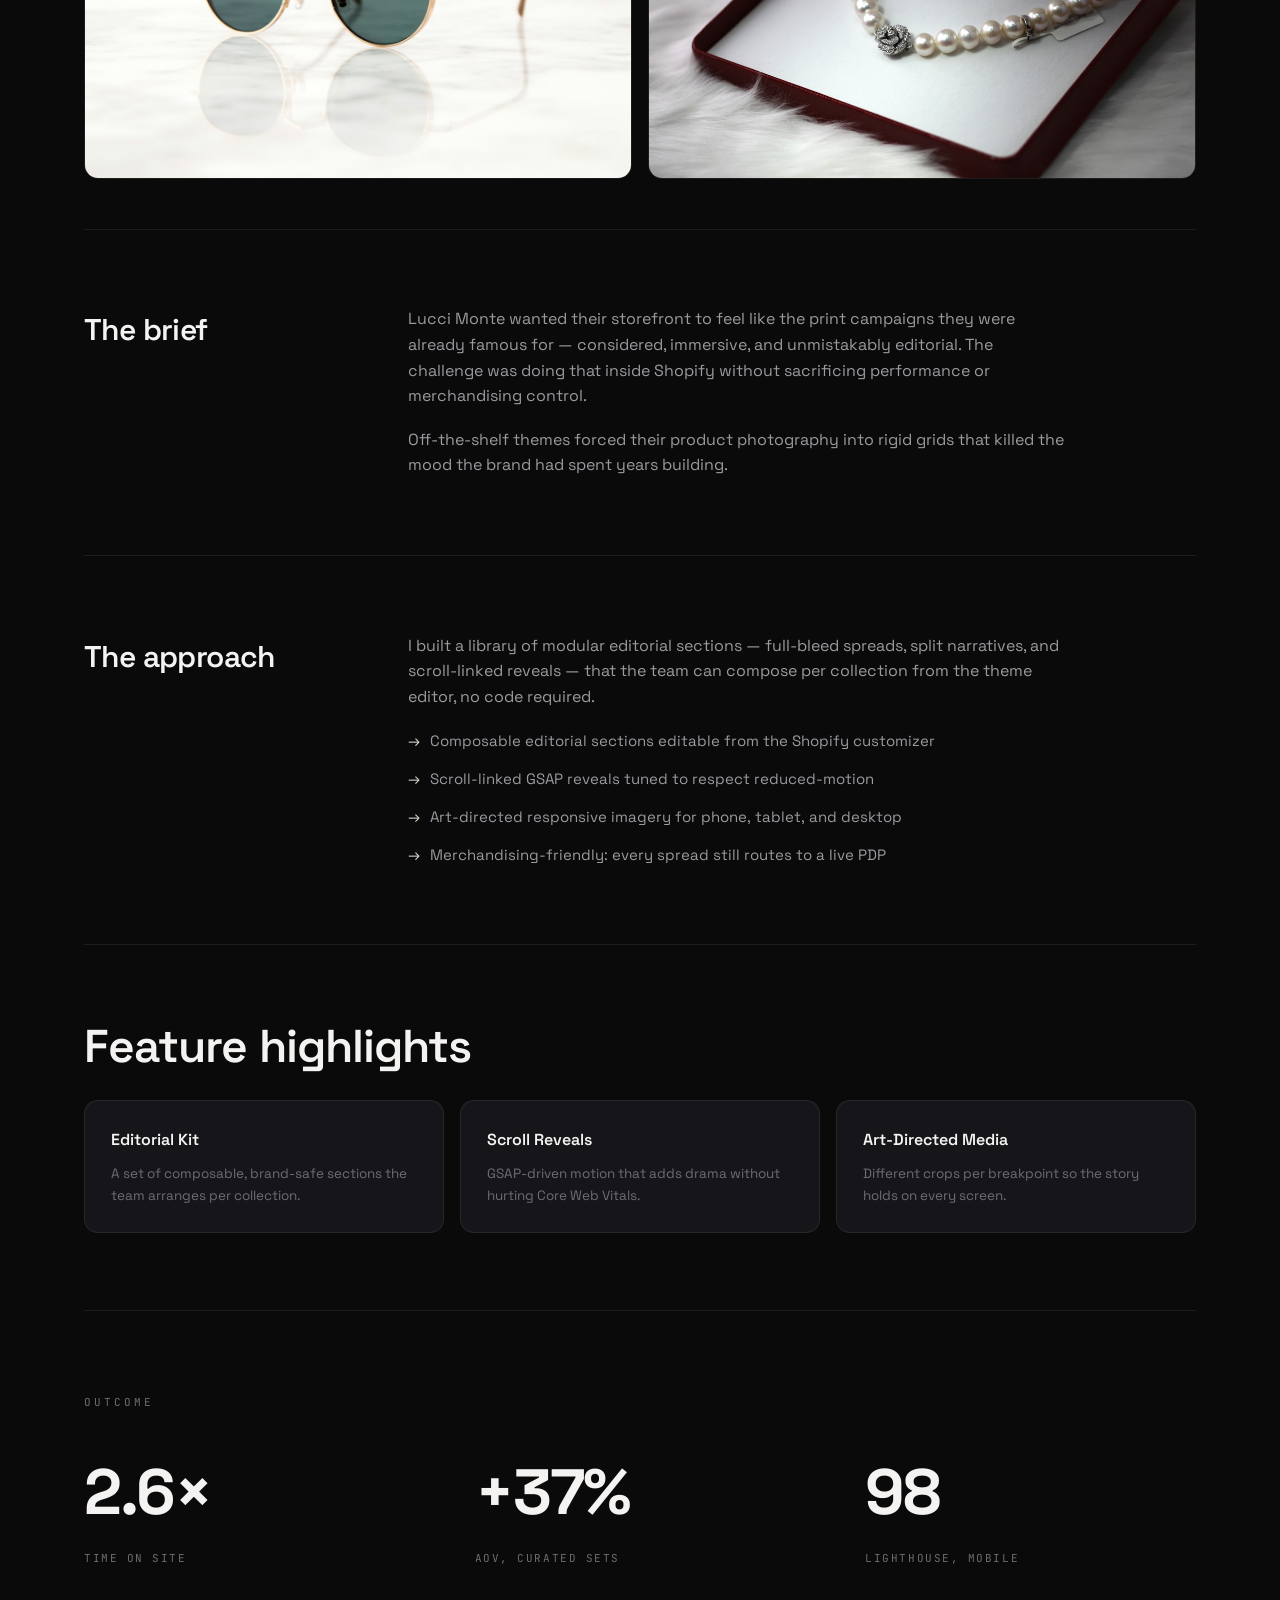
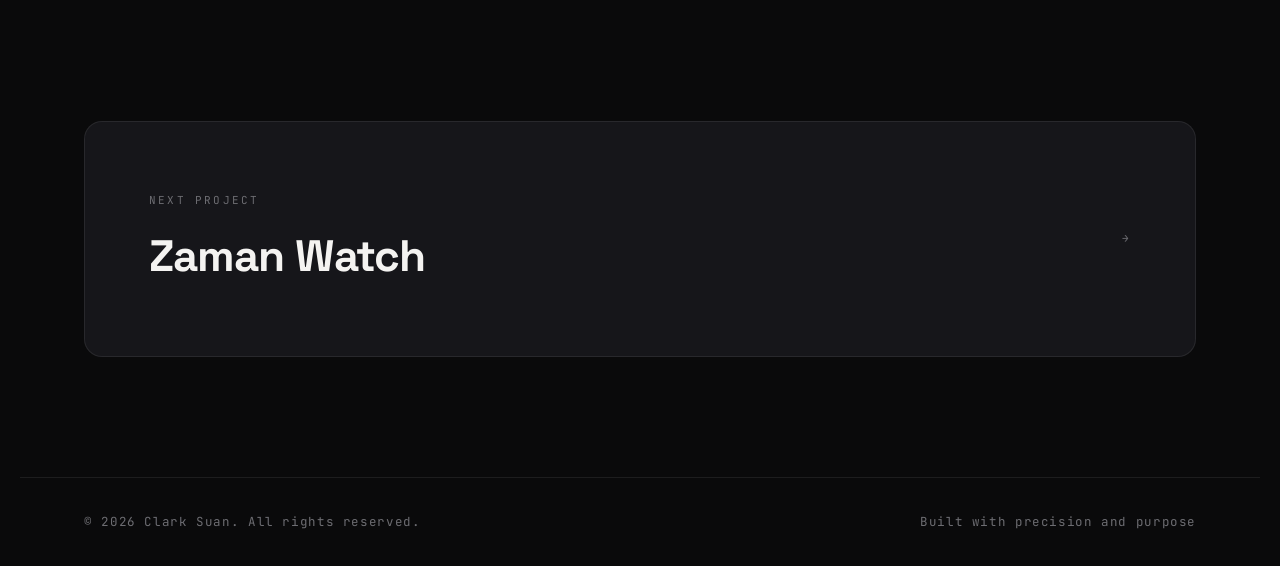
<file: work/lucci-monte.html>
<!DOCTYPE html>
<html lang="en">
<head>
  <meta charset="UTF-8" />
  <meta name="viewport" content="width=device-width, initial-scale=1.0" />
  <title>Lucci Monte — Case Study · Clark Suan</title>
  <meta name="description" content="Luxury accessory brand with an immersive, editorial-style product layout." />
  <meta name="theme-color" content="#0a0a0b" />
  <meta property="og:type" content="article" />
  <meta property="og:title" content="Lucci Monte — Case Study · Clark Suan" />
  <meta property="og:description" content="Luxury accessory brand with an immersive, editorial-style product layout." />
  <meta property="og:image" content="../assets/portrait.jpg" />
  <meta name="twitter:card" content="summary_large_image" />
  <link rel="icon" href="data:image/svg+xml,%3Csvg xmlns='http://www.w3.org/2000/svg' viewBox='0 0 100 100'%3E%3Crect width='100' height='100' rx='20' fill='%230a0a0b'/%3E%3Ctext x='50' y='68' font-family='sans-serif' font-size='52' font-weight='700' fill='%23d8d3c8' text-anchor='middle'%3ECS%3C/text%3E%3C/svg%3E" />
  <link rel="preconnect" href="https://fonts.googleapis.com" />
  <link rel="preconnect" href="https://fonts.gstatic.com" crossorigin />
  <link href="https://fonts.googleapis.com/css2?family=Space+Grotesk:wght@400;500;600;700&family=JetBrains+Mono:wght@400;500&display=swap" rel="stylesheet" />
  <link rel="stylesheet" href="../styles.css" />
  <link rel="stylesheet" href="case.css" />
</head>
<body>
  <div class="grain" aria-hidden="true"></div>

  <header class="nav" id="top">
    <a href="../index.html" class="nav__logo">CLARK SUAN</a>
    <nav class="nav__links" aria-label="Primary">
      <a href="../index.html">Home</a>
      <a href="../resume.html">Resume</a>
      <a href="../works.html">Works</a>
      <a href="../contact.html">Contact</a>
    </nav>
    <button class="nav__toggle" aria-label="Toggle menu" aria-expanded="false"><span></span><span></span></button>
  </header>

  <main class="case">
    <a href="../works.html" class="backlink">← Back to works</a>

    <section class="case__hero reveal">
      <span class="case__index">Luxury 03 · Accessories</span>
      <h1 class="case__title">Lucci Monte</h1>
      <p class="case__tagline">A luxury accessory brand rebuilt around an immersive, editorial-style product layout — every page reads like a spread in a fashion title, not a catalog entry.</p>

      <dl class="case__meta">
        <div><dt>Role</dt><dd>Shopify Dev &amp; Art Direction</dd></div>
        <div><dt>Timeline</dt><dd>7 weeks</dd></div>
        <div><dt>Stack</dt><dd>Shopify · Liquid · GSAP</dd></div>
        <div><dt>Live</dt><dd><a href="#">View store ↗</a></dd></div>
      </dl>
    </section>

    <div class="mock mock--lucci reveal">
      <div class="mock__bar"><i></i><i></i><i></i><span>luccimonte.com</span></div>
      <div class="mock__view"><img src="../assets/work/recent-luxury.jpg" alt="Lucci Monte storefront hero" /></div>
    </div>

    <div class="gallery reveal">
      <figure><img src="../assets/work/lucci-2.jpg" alt="Designer eyewear on marble" /></figure>
      <figure><img src="../assets/work/lucci-3.jpg" alt="Fine pearl jewelry in presentation box" /></figure>
    </div>

    <section class="case__section">
      <div class="case__grid reveal">
        <h2>The brief</h2>
        <div class="case__body">
          <p>Lucci Monte wanted their storefront to feel like the print campaigns they were already famous for — considered, immersive, and unmistakably editorial. The challenge was doing that inside Shopify without sacrificing performance or merchandising control.</p>
          <p>Off-the-shelf themes forced their product photography into rigid grids that killed the mood the brand had spent years building.</p>
        </div>
      </div>
    </section>

    <section class="case__section">
      <div class="case__grid reveal">
        <h2>The approach</h2>
        <div class="case__body">
          <p>I built a library of modular editorial sections — full-bleed spreads, split narratives, and scroll-linked reveals — that the team can compose per collection from the theme editor, no code required.</p>
          <ul>
            <li>Composable editorial sections editable from the Shopify customizer</li>
            <li>Scroll-linked GSAP reveals tuned to respect reduced-motion</li>
            <li>Art-directed responsive imagery for phone, tablet, and desktop</li>
            <li>Merchandising-friendly: every spread still routes to a live PDP</li>
          </ul>
        </div>
      </div>
    </section>

    <section class="case__section reveal">
      <h2 class="section__title" style="margin-bottom:6px">Feature highlights</h2>
      <div class="features">
        <div class="feature"><h3>Editorial Kit</h3><p>A set of composable, brand-safe sections the team arranges per collection.</p></div>
        <div class="feature"><h3>Scroll Reveals</h3><p>GSAP-driven motion that adds drama without hurting Core Web Vitals.</p></div>
        <div class="feature"><h3>Art-Directed Media</h3><p>Different crops per breakpoint so the story holds on every screen.</p></div>
      </div>
    </section>

    <section class="case__section">
      <div class="reveal">
        <span class="eyebrow">Outcome</span>
        <div class="results" style="margin-top:28px">
          <div class="result"><span class="result__num">2.6×</span><span class="result__label">Time on site</span></div>
          <div class="result"><span class="result__num">+37%</span><span class="result__label">AOV, curated sets</span></div>
          <div class="result"><span class="result__num">98</span><span class="result__label">Lighthouse, mobile</span></div>
        </div>
      </div>
    </section>

    <a href="zaman-watch.html" class="next reveal">
      <div><span>Next project</span><h2>Zaman Watch</h2></div>
      <span class="next__arrow" aria-hidden="true">→</span>
    </a>
  </main>

  <footer class="footer">
    <p>© 2026 Clark Suan. All rights reserved.</p>
    <p>Built with precision and purpose</p>
  </footer>

  <script src="../script.js"></script>
</body>
</html>
</file>
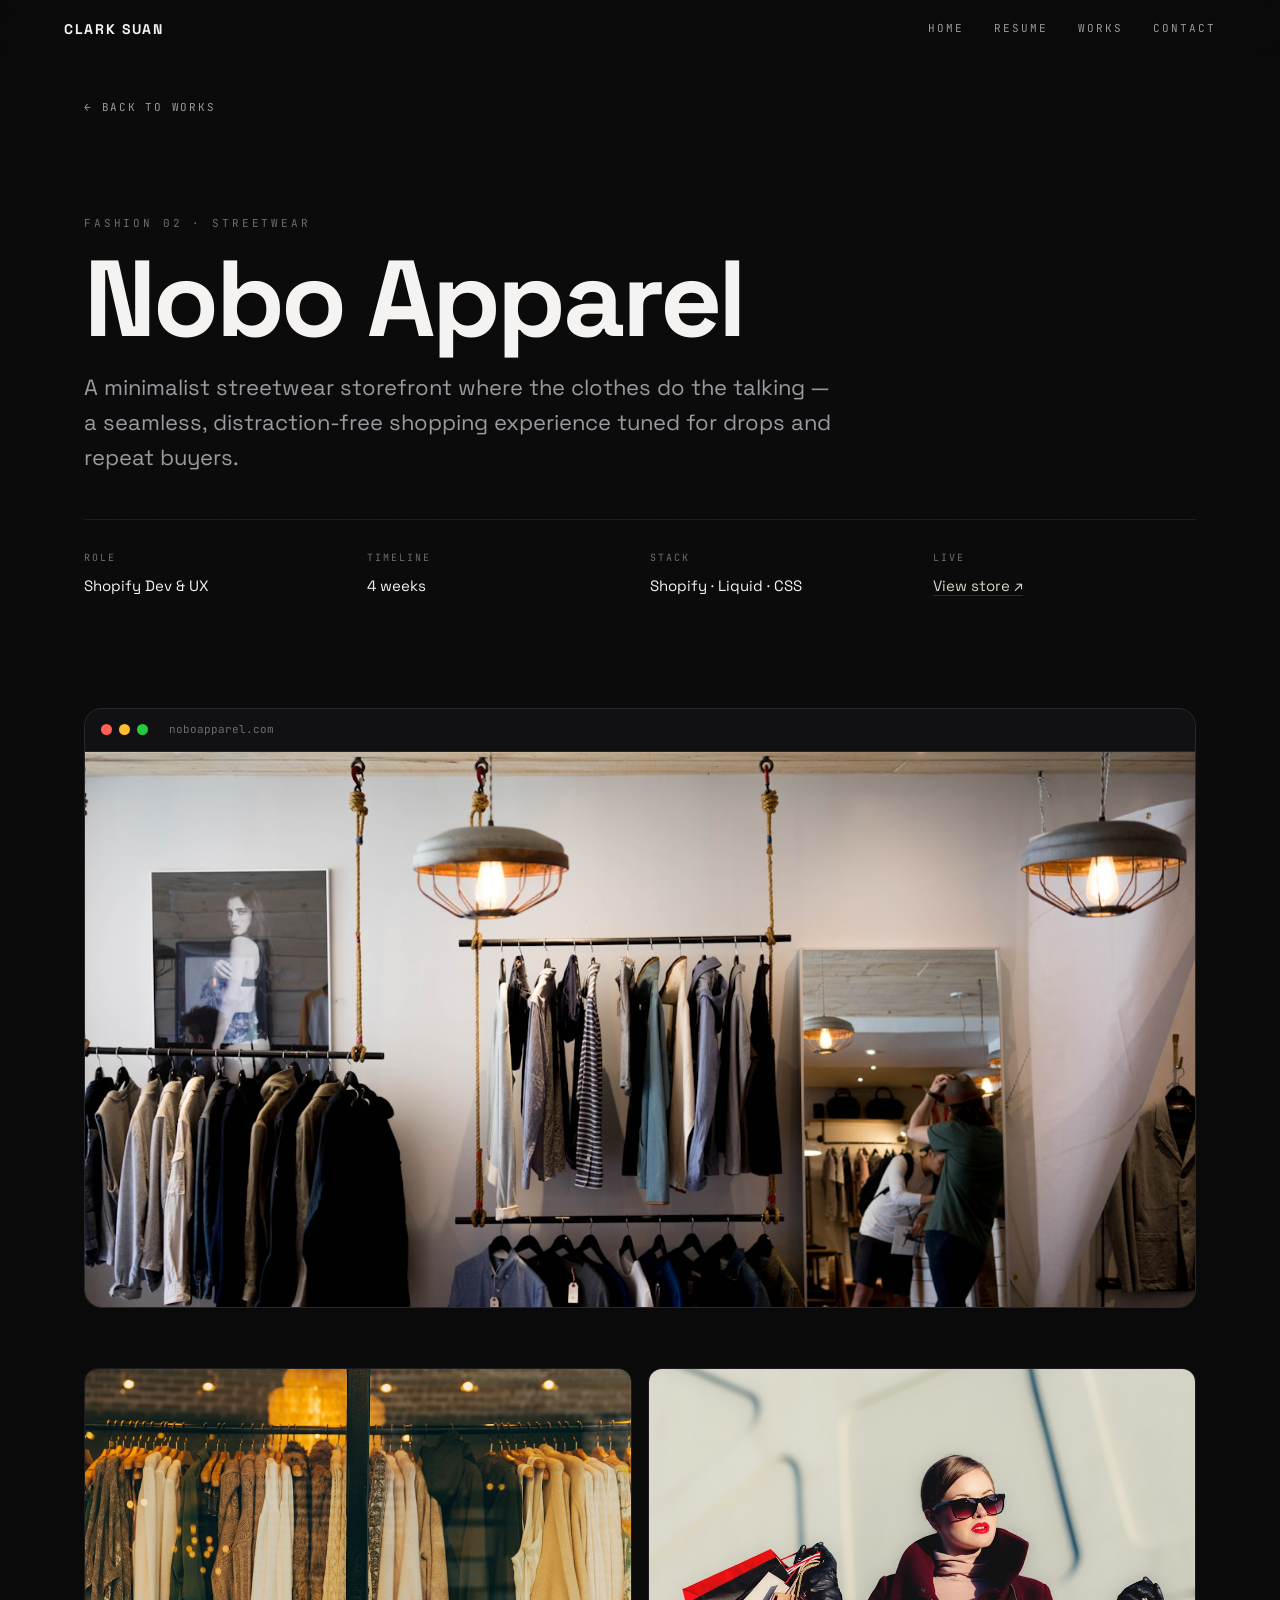
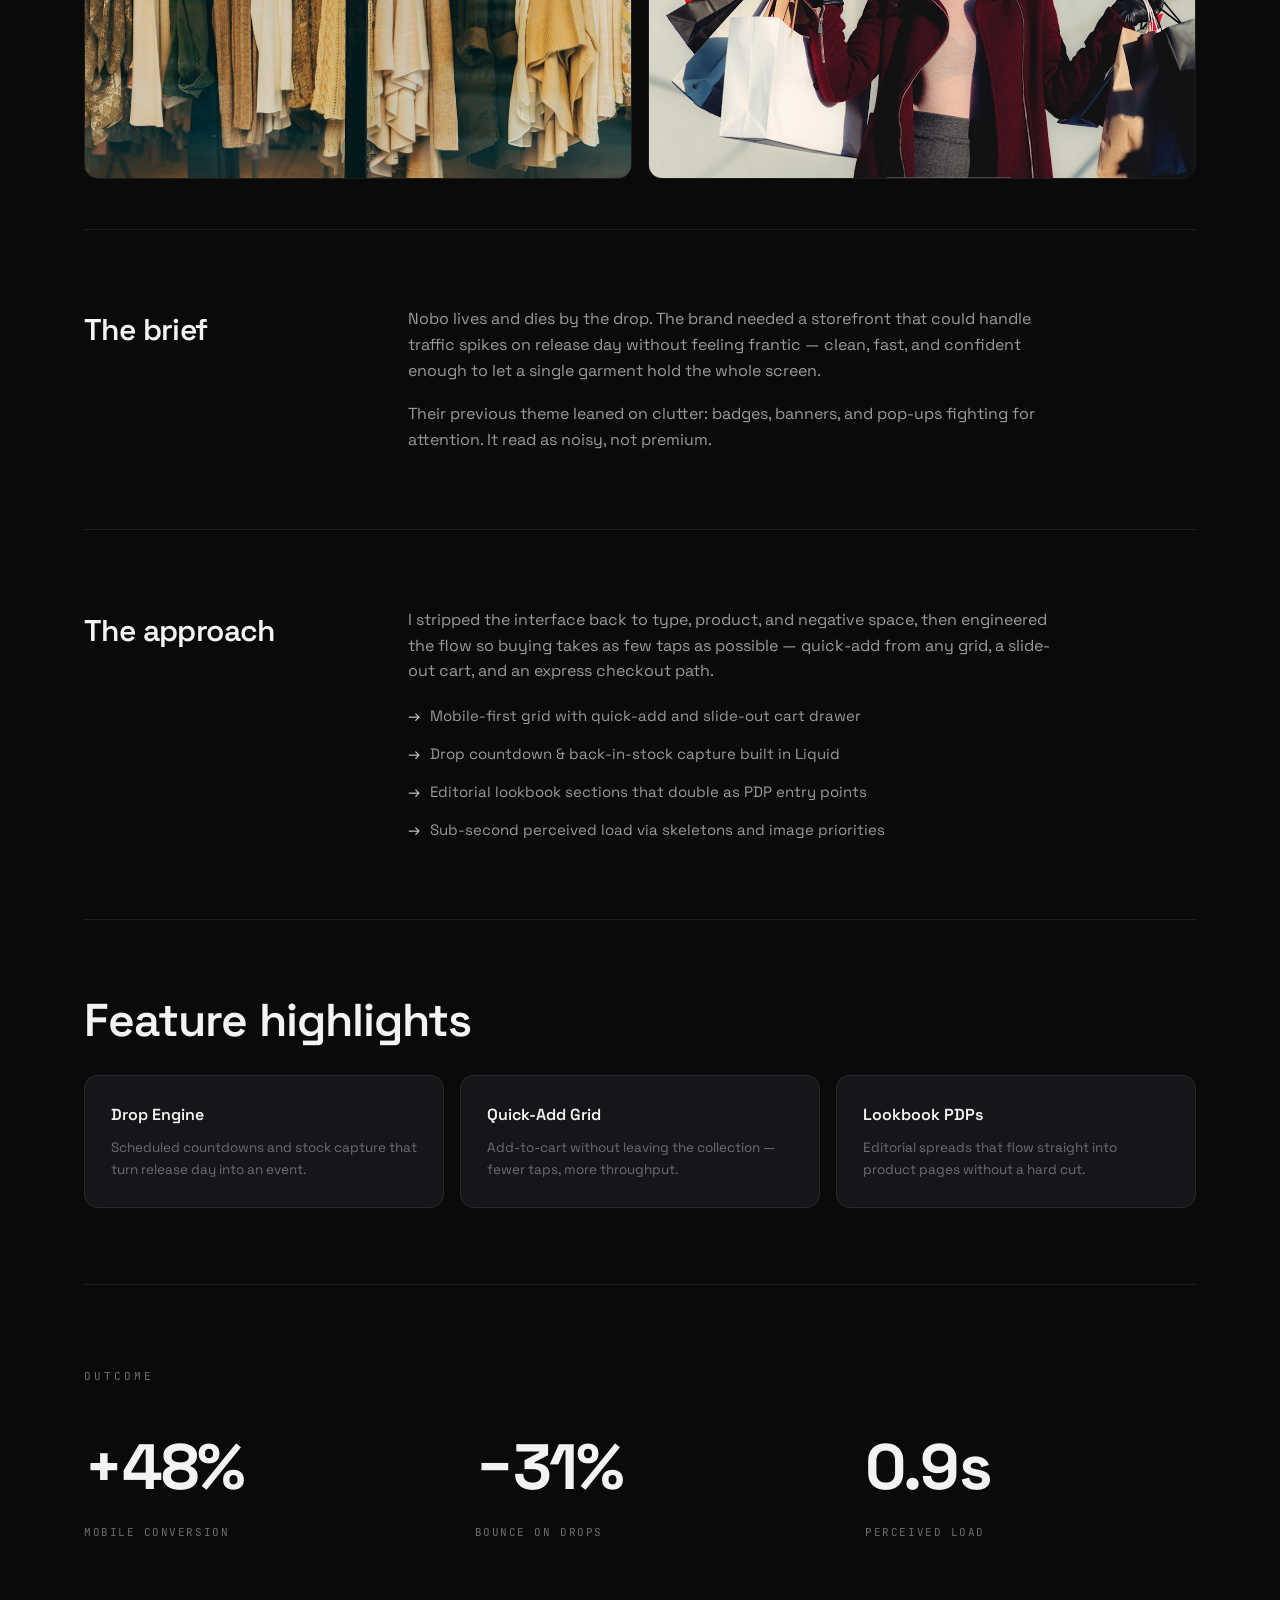
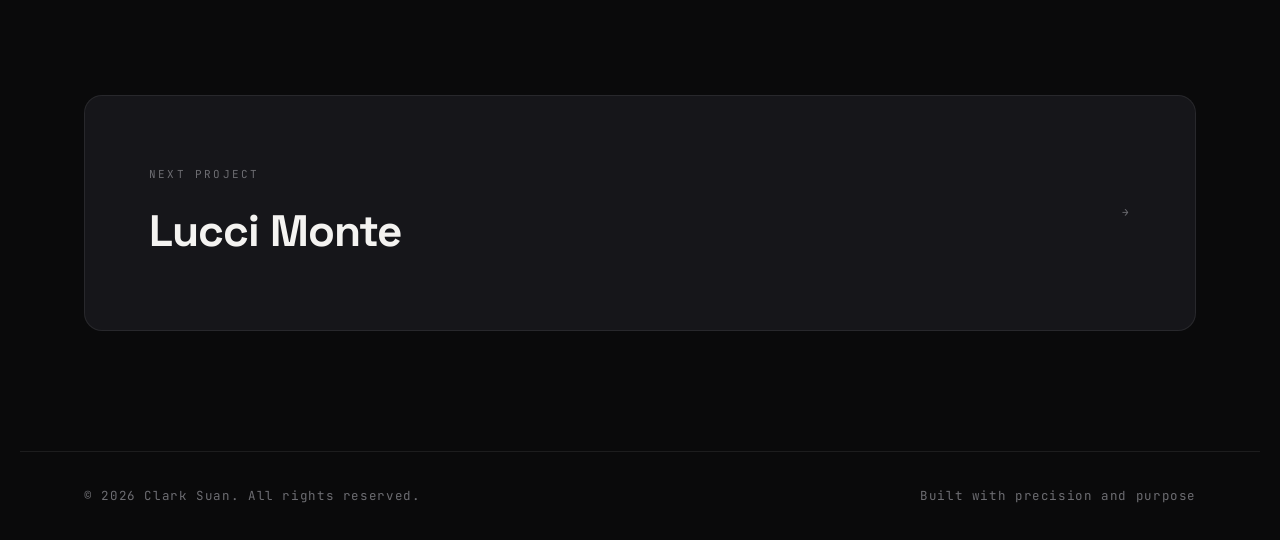
<file: work/nobo-apparel.html>
<!DOCTYPE html>
<html lang="en">
<head>
  <meta charset="UTF-8" />
  <meta name="viewport" content="width=device-width, initial-scale=1.0" />
  <title>Nobo Apparel — Case Study · Clark Suan</title>
  <meta name="description" content="Minimalist streetwear brand storefront featuring a seamless shopping experience." />
  <meta name="theme-color" content="#0a0a0b" />
  <meta property="og:type" content="article" />
  <meta property="og:title" content="Nobo Apparel — Case Study · Clark Suan" />
  <meta property="og:description" content="Minimalist streetwear storefront featuring a seamless, drop-ready shopping experience." />
  <meta property="og:image" content="../assets/portrait.jpg" />
  <meta name="twitter:card" content="summary_large_image" />
  <link rel="icon" href="data:image/svg+xml,%3Csvg xmlns='http://www.w3.org/2000/svg' viewBox='0 0 100 100'%3E%3Crect width='100' height='100' rx='20' fill='%230a0a0b'/%3E%3Ctext x='50' y='68' font-family='sans-serif' font-size='52' font-weight='700' fill='%23d8d3c8' text-anchor='middle'%3ECS%3C/text%3E%3C/svg%3E" />
  <link rel="preconnect" href="https://fonts.googleapis.com" />
  <link rel="preconnect" href="https://fonts.gstatic.com" crossorigin />
  <link href="https://fonts.googleapis.com/css2?family=Space+Grotesk:wght@400;500;600;700&family=JetBrains+Mono:wght@400;500&display=swap" rel="stylesheet" />
  <link rel="stylesheet" href="../styles.css" />
  <link rel="stylesheet" href="case.css" />
</head>
<body>
  <div class="grain" aria-hidden="true"></div>

  <header class="nav" id="top">
    <a href="../index.html" class="nav__logo">CLARK SUAN</a>
    <nav class="nav__links" aria-label="Primary">
      <a href="../index.html">Home</a>
      <a href="../resume.html">Resume</a>
      <a href="../works.html">Works</a>
      <a href="../contact.html">Contact</a>
    </nav>
    <button class="nav__toggle" aria-label="Toggle menu" aria-expanded="false"><span></span><span></span></button>
  </header>

  <main class="case">
    <a href="../works.html" class="backlink">← Back to works</a>

    <section class="case__hero reveal">
      <span class="case__index">Fashion 02 · Streetwear</span>
      <h1 class="case__title">Nobo Apparel</h1>
      <p class="case__tagline">A minimalist streetwear storefront where the clothes do the talking — a seamless, distraction-free shopping experience tuned for drops and repeat buyers.</p>

      <dl class="case__meta">
        <div><dt>Role</dt><dd>Shopify Dev &amp; UX</dd></div>
        <div><dt>Timeline</dt><dd>4 weeks</dd></div>
        <div><dt>Stack</dt><dd>Shopify · Liquid · CSS</dd></div>
        <div><dt>Live</dt><dd><a href="#">View store ↗</a></dd></div>
      </dl>
    </section>

    <div class="mock mock--nobo reveal">
      <div class="mock__bar"><i></i><i></i><i></i><span>noboapparel.com</span></div>
      <div class="mock__view"><img src="../assets/work/recent-apparel.jpg" alt="Nobo Apparel storefront hero" /></div>
    </div>

    <div class="gallery reveal">
      <figure><img src="../assets/work/nobo-2.jpg" alt="Curated apparel collection on the rack" /></figure>
      <figure><img src="../assets/work/nobo-3.jpg" alt="Editorial fashion campaign shot" /></figure>
    </div>

    <section class="case__section">
      <div class="case__grid reveal">
        <h2>The brief</h2>
        <div class="case__body">
          <p>Nobo lives and dies by the drop. The brand needed a storefront that could handle traffic spikes on release day without feeling frantic — clean, fast, and confident enough to let a single garment hold the whole screen.</p>
          <p>Their previous theme leaned on clutter: badges, banners, and pop-ups fighting for attention. It read as noisy, not premium.</p>
        </div>
      </div>
    </section>

    <section class="case__section">
      <div class="case__grid reveal">
        <h2>The approach</h2>
        <div class="case__body">
          <p>I stripped the interface back to type, product, and negative space, then engineered the flow so buying takes as few taps as possible — quick-add from any grid, a slide-out cart, and an express checkout path.</p>
          <ul>
            <li>Mobile-first grid with quick-add and slide-out cart drawer</li>
            <li>Drop countdown &amp; back-in-stock capture built in Liquid</li>
            <li>Editorial lookbook sections that double as PDP entry points</li>
            <li>Sub-second perceived load via skeletons and image priorities</li>
          </ul>
        </div>
      </div>
    </section>

    <section class="case__section reveal">
      <h2 class="section__title" style="margin-bottom:6px">Feature highlights</h2>
      <div class="features">
        <div class="feature"><h3>Drop Engine</h3><p>Scheduled countdowns and stock capture that turn release day into an event.</p></div>
        <div class="feature"><h3>Quick-Add Grid</h3><p>Add-to-cart without leaving the collection — fewer taps, more throughput.</p></div>
        <div class="feature"><h3>Lookbook PDPs</h3><p>Editorial spreads that flow straight into product pages without a hard cut.</p></div>
      </div>
    </section>

    <section class="case__section">
      <div class="reveal">
        <span class="eyebrow">Outcome</span>
        <div class="results" style="margin-top:28px">
          <div class="result"><span class="result__num">+48%</span><span class="result__label">Mobile conversion</span></div>
          <div class="result"><span class="result__num">−31%</span><span class="result__label">Bounce on drops</span></div>
          <div class="result"><span class="result__num">0.9s</span><span class="result__label">Perceived load</span></div>
        </div>
      </div>
    </section>

    <a href="lucci-monte.html" class="next reveal">
      <div><span>Next project</span><h2>Lucci Monte</h2></div>
      <span class="next__arrow" aria-hidden="true">→</span>
    </a>
  </main>

  <footer class="footer">
    <p>© 2026 Clark Suan. All rights reserved.</p>
    <p>Built with precision and purpose</p>
  </footer>

  <script src="../script.js"></script>
</body>
</html>
</file>
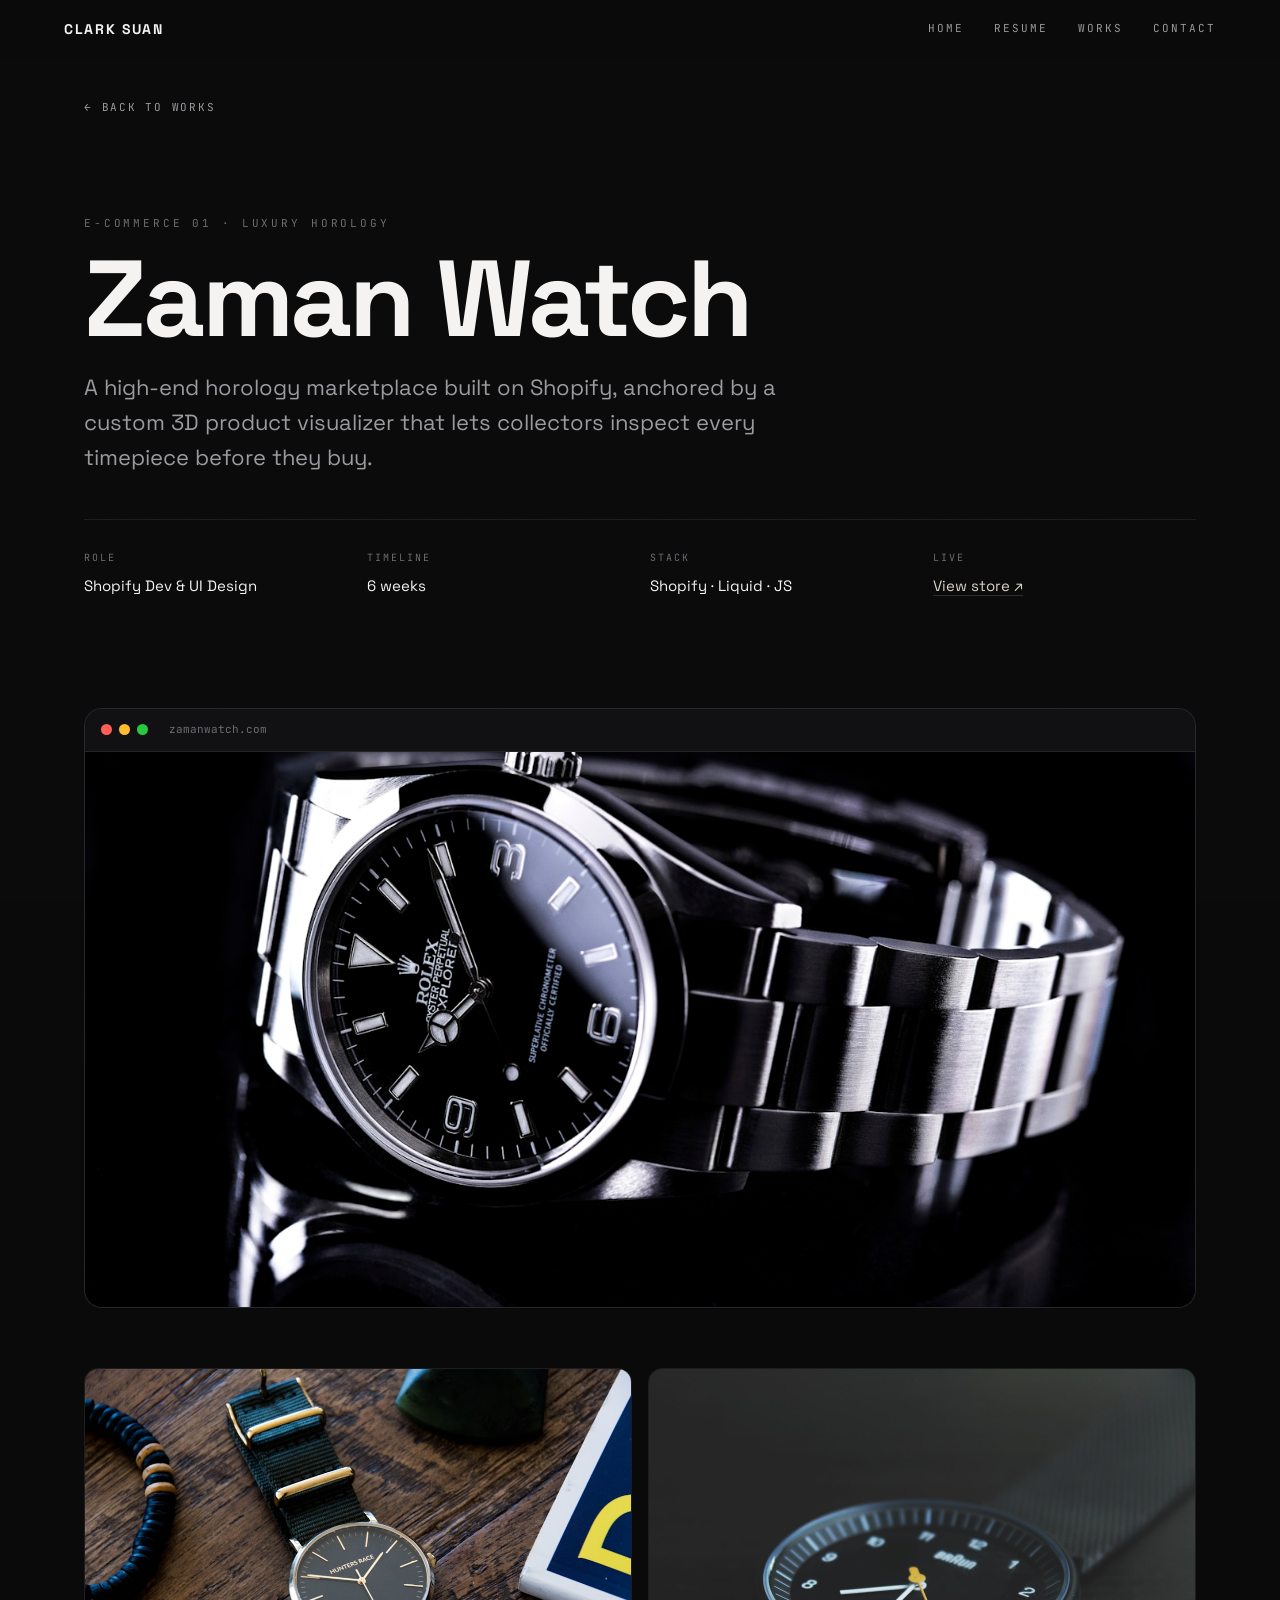
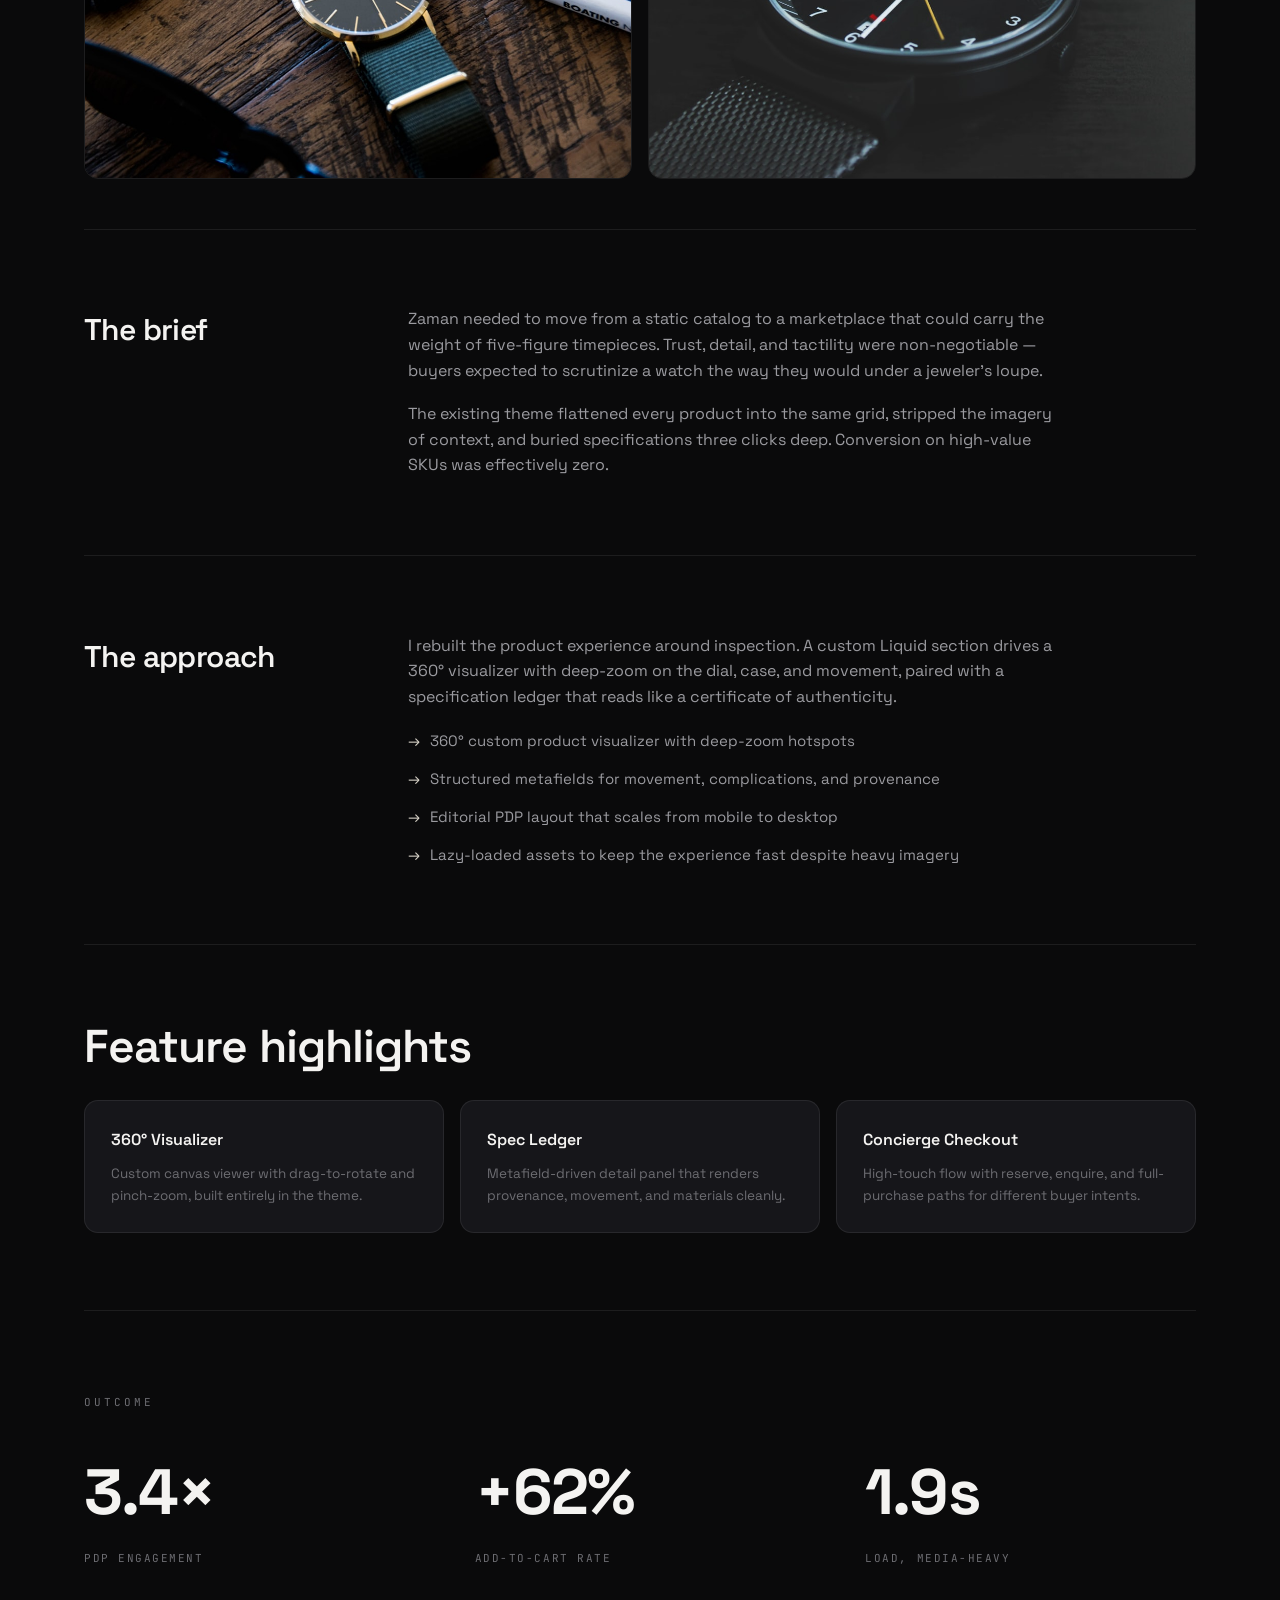
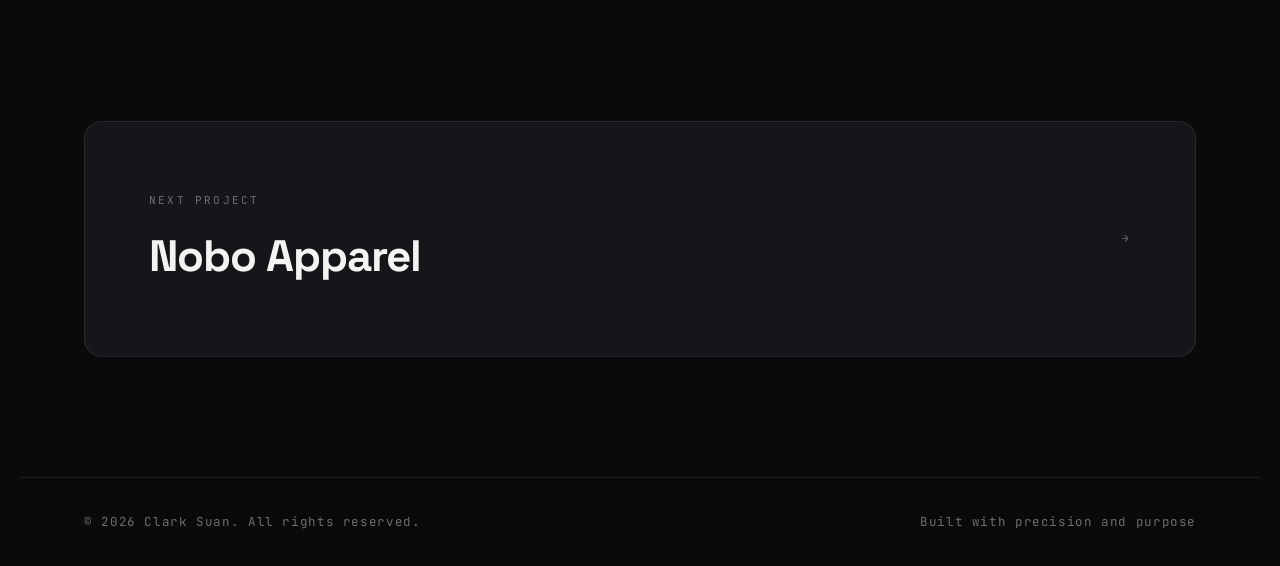
<file: work/zaman-watch.html>
<!DOCTYPE html>
<html lang="en">
<head>
  <meta charset="UTF-8" />
  <meta name="viewport" content="width=device-width, initial-scale=1.0" />
  <title>Zaman Watch — Case Study · Clark Suan</title>
  <meta name="description" content="High-end horology marketplace built on Shopify with a custom product visualizer." />
  <meta name="theme-color" content="#0a0a0b" />
  <meta property="og:type" content="article" />
  <meta property="og:title" content="Zaman Watch — Case Study · Clark Suan" />
  <meta property="og:description" content="High-end horology marketplace built on Shopify with a custom 3D product visualizer." />
  <meta property="og:image" content="../assets/portrait.jpg" />
  <meta name="twitter:card" content="summary_large_image" />
  <link rel="icon" href="data:image/svg+xml,%3Csvg xmlns='http://www.w3.org/2000/svg' viewBox='0 0 100 100'%3E%3Crect width='100' height='100' rx='20' fill='%230a0a0b'/%3E%3Ctext x='50' y='68' font-family='sans-serif' font-size='52' font-weight='700' fill='%23d8d3c8' text-anchor='middle'%3ECS%3C/text%3E%3C/svg%3E" />
  <link rel="preconnect" href="https://fonts.googleapis.com" />
  <link rel="preconnect" href="https://fonts.gstatic.com" crossorigin />
  <link href="https://fonts.googleapis.com/css2?family=Space+Grotesk:wght@400;500;600;700&family=JetBrains+Mono:wght@400;500&display=swap" rel="stylesheet" />
  <link rel="stylesheet" href="../styles.css" />
  <link rel="stylesheet" href="case.css" />
</head>
<body>
  <div class="grain" aria-hidden="true"></div>

  <header class="nav" id="top">
    <a href="../index.html" class="nav__logo">CLARK SUAN</a>
    <nav class="nav__links" aria-label="Primary">
      <a href="../index.html">Home</a>
      <a href="../resume.html">Resume</a>
      <a href="../works.html">Works</a>
      <a href="../contact.html">Contact</a>
    </nav>
    <button class="nav__toggle" aria-label="Toggle menu" aria-expanded="false"><span></span><span></span></button>
  </header>

  <main class="case">
    <a href="../works.html" class="backlink">← Back to works</a>

    <section class="case__hero reveal">
      <span class="case__index">E-commerce 01 · Luxury Horology</span>
      <h1 class="case__title">Zaman Watch</h1>
      <p class="case__tagline">A high-end horology marketplace built on Shopify, anchored by a custom 3D product visualizer that lets collectors inspect every timepiece before they buy.</p>

      <dl class="case__meta">
        <div><dt>Role</dt><dd>Shopify Dev &amp; UI Design</dd></div>
        <div><dt>Timeline</dt><dd>6 weeks</dd></div>
        <div><dt>Stack</dt><dd>Shopify · Liquid · JS</dd></div>
        <div><dt>Live</dt><dd><a href="#">View store ↗</a></dd></div>
      </dl>
    </section>

    <div class="mock mock--watch reveal">
      <div class="mock__bar"><i></i><i></i><i></i><span>zamanwatch.com</span></div>
      <div class="mock__view"><img src="../assets/work/recent-watch.jpg" alt="Zaman Watch storefront hero" /></div>
    </div>

    <div class="gallery reveal">
      <figure><img src="../assets/work/zaman-2.jpg" alt="Luxury watch product photography" /></figure>
      <figure><img src="../assets/work/zaman-3.jpg" alt="Minimalist timepiece detail" /></figure>
    </div>

    <section class="case__section">
      <div class="case__grid reveal">
        <h2>The brief</h2>
        <div class="case__body">
          <p>Zaman needed to move from a static catalog to a marketplace that could carry the weight of five-figure timepieces. Trust, detail, and tactility were non-negotiable — buyers expected to scrutinize a watch the way they would under a jeweler's loupe.</p>
          <p>The existing theme flattened every product into the same grid, stripped the imagery of context, and buried specifications three clicks deep. Conversion on high-value SKUs was effectively zero.</p>
        </div>
      </div>
    </section>

    <section class="case__section">
      <div class="case__grid reveal">
        <h2>The approach</h2>
        <div class="case__body">
          <p>I rebuilt the product experience around inspection. A custom Liquid section drives a 360° visualizer with deep-zoom on the dial, case, and movement, paired with a specification ledger that reads like a certificate of authenticity.</p>
          <ul>
            <li>360° custom product visualizer with deep-zoom hotspots</li>
            <li>Structured metafields for movement, complications, and provenance</li>
            <li>Editorial PDP layout that scales from mobile to desktop</li>
            <li>Lazy-loaded assets to keep the experience fast despite heavy imagery</li>
          </ul>
        </div>
      </div>
    </section>

    <section class="case__section reveal">
      <h2 class="section__title" style="margin-bottom:6px">Feature highlights</h2>
      <div class="features">
        <div class="feature"><h3>360° Visualizer</h3><p>Custom canvas viewer with drag-to-rotate and pinch-zoom, built entirely in the theme.</p></div>
        <div class="feature"><h3>Spec Ledger</h3><p>Metafield-driven detail panel that renders provenance, movement, and materials cleanly.</p></div>
        <div class="feature"><h3>Concierge Checkout</h3><p>High-touch flow with reserve, enquire, and full-purchase paths for different buyer intents.</p></div>
      </div>
    </section>

    <section class="case__section">
      <div class="reveal">
        <span class="eyebrow">Outcome</span>
        <div class="results" style="margin-top:28px">
          <div class="result"><span class="result__num">3.4×</span><span class="result__label">PDP engagement</span></div>
          <div class="result"><span class="result__num">+62%</span><span class="result__label">Add-to-cart rate</span></div>
          <div class="result"><span class="result__num">1.9s</span><span class="result__label">Load, media-heavy</span></div>
        </div>
      </div>
    </section>

    <a href="nobo-apparel.html" class="next reveal">
      <div><span>Next project</span><h2>Nobo Apparel</h2></div>
      <span class="next__arrow" aria-hidden="true">→</span>
    </a>
  </main>

  <footer class="footer">
    <p>© 2026 Clark Suan. All rights reserved.</p>
    <p>Built with precision and purpose</p>
  </footer>

  <script src="../script.js"></script>
</body>
</html>
</file>
<file: styles.css>
/* ============================================================
   Clark Suan — Portfolio
   Dark editorial theme • Shopify Web Developer & UI Designer
   ============================================================ */

:root {
  --bg:        #0a0a0b;
  --bg-2:      #111113;
  --surface:   #16161a;
  --surface-2: #1c1c21;
  --line:      rgba(255,255,255,.08);
  --line-2:    rgba(255,255,255,.14);
  --text:      #f4f3f1;
  --muted:     #9a9a9f;
  --faint:     #6d6d72;
  --accent:    #d8d3c8;   /* warm bone */
  --green:     #4ade80;
  --radius:    18px;
  --maxw:      1240px;
  --pad:       clamp(20px, 5vw, 64px);
  --font:      "Space Grotesk", system-ui, sans-serif;
  --mono:      "JetBrains Mono", ui-monospace, monospace;
}

* { margin: 0; padding: 0; box-sizing: border-box; }

html { scroll-behavior: smooth; }

body {
  font-family: var(--font);
  background: var(--bg);
  color: var(--text);
  line-height: 1.6;
  -webkit-font-smoothing: antialiased;
  overflow-x: hidden;
}

img { display: block; max-width: 100%; }
a { color: inherit; text-decoration: none; }

/* film grain overlay */
.grain {
  position: fixed;
  inset: 0;
  z-index: 1;
  pointer-events: none;
  opacity: .04;
  background-image: url("data:image/svg+xml,%3Csvg xmlns='http://www.w3.org/2000/svg' width='140' height='140'%3E%3Cfilter id='n'%3E%3CfeTurbulence type='fractalNoise' baseFrequency='.9' numOctaves='3'/%3E%3C/filter%3E%3Crect width='100%25' height='100%25' filter='url(%23n)'/%3E%3C/svg%3E");
  mix-blend-mode: overlay;
}

/* shared labels ---------------------------------------------- */
.eyebrow {
  font-family: var(--mono);
  font-size: 11px;
  letter-spacing: .28em;
  text-transform: uppercase;
  color: var(--faint);
  display: inline-block;
}
.micro {
  font-family: var(--mono);
  font-size: 10px;
  letter-spacing: .22em;
  text-transform: uppercase;
  color: var(--faint);
}

/* ============================================================
   NAV
   ============================================================ */
.nav {
  position: sticky;
  top: 0;
  z-index: 50;
  display: flex;
  align-items: center;
  justify-content: space-between;
  padding: 18px var(--pad);
  backdrop-filter: blur(14px);
  background: rgba(10,10,11,.6);
  border-bottom: 1px solid transparent;
  transition: border-color .3s, background .3s;
}
.nav.scrolled { border-color: var(--line); background: rgba(10,10,11,.82); }

.nav__logo {
  font-weight: 700;
  letter-spacing: .12em;
  font-size: 14px;
}
.nav__links {
  display: flex;
  gap: 30px;
  font-family: var(--mono);
  font-size: 11px;
  letter-spacing: .18em;
  text-transform: uppercase;
}
.nav__links a {
  color: var(--muted);
  position: relative;
  transition: color .25s;
}
.nav__links a:hover { color: var(--text); }
.nav__links a::after {
  content: "";
  position: absolute;
  left: 0; bottom: -6px;
  width: 0; height: 1px;
  background: var(--accent);
  transition: width .3s;
}
.nav__links a:hover::after { width: 100%; }

.nav__links a[aria-current="page"] { color: var(--text); }
.nav__links a[aria-current="page"]::after { width: 100%; }

.nav__toggle {
  display: none;
  flex-direction: column;
  gap: 5px;
  background: none;
  border: none;
  cursor: pointer;
  padding: 6px;
}
.nav__toggle span {
  width: 24px; height: 2px;
  background: var(--text);
  transition: transform .3s, opacity .3s;
}

/* ============================================================
   LAYOUT PRIMITIVES
   ============================================================ */
.section {
  max-width: var(--maxw);
  margin: 0 auto;
  padding: clamp(64px, 10vw, 130px) var(--pad) 0;
  position: relative;
  z-index: 2;
}
.section__head { margin-bottom: 40px; }
.section__head .eyebrow { margin-bottom: 14px; }
.section__title {
  font-size: clamp(30px, 5vw, 46px);
  font-weight: 600;
  letter-spacing: -.02em;
  line-height: 1.05;
}
.section__note {
  color: var(--muted);
  max-width: 340px;
  font-size: 14px;
  margin-top: 12px;
}

/* ============================================================
   HERO
   ============================================================ */
.hero {
  max-width: var(--maxw);
  margin: 0 auto;
  padding: clamp(28px, 5vw, 54px) var(--pad) 0;
  display: grid;
  grid-template-columns: 1fr 1.05fr;
  gap: 22px;
  position: relative;
  z-index: 2;
}

.portrait__frame {
  position: relative;
  height: 100%;
  min-height: 440px;
  border-radius: var(--radius);
  overflow: hidden;
  border: 1px solid var(--line);
  /* studio backdrop behind a transparent-cutout portrait */
  background:
    radial-gradient(120% 90% at 50% 0%, #33333a 0%, #1a1a1e 45%, #0c0c0e 100%);
}
.portrait__frame img {
  width: 100%; height: 100%;
  object-fit: cover;
  object-position: center 12%;
  filter: grayscale(.12) contrast(1.03);
}
.portrait--fallback::after {
  content: "CS";
  position: absolute; inset: 0;
  display: grid; place-items: center;
  font-size: 120px; font-weight: 700;
  color: rgba(255,255,255,.06);
  letter-spacing: .05em;
}
.portrait__meta {
  position: absolute;
  left: 22px; bottom: 22px;
  z-index: 2;
}
.portrait__eyebrow {
  font-family: var(--mono);
  font-size: 10px;
  letter-spacing: .24em;
  text-transform: uppercase;
  color: rgba(255,255,255,.7);
}
.portrait__name {
  font-size: clamp(34px, 4.5vw, 52px);
  font-weight: 700;
  line-height: .95;
  letter-spacing: -.02em;
  margin-top: 4px;
  text-shadow: 0 2px 30px rgba(0,0,0,.6);
}
.portrait__frame::after {
  content: "";
  position: absolute; inset: 0;
  background: linear-gradient(to top, rgba(0,0,0,.75) 5%, transparent 45%);
}

.hero__panels {
  display: flex;
  flex-direction: column;
  gap: 14px;
}
.panel {
  border: 1px solid var(--line);
  border-radius: var(--radius);
  background: var(--surface);
  padding: 26px 28px;
  transition: border-color .3s, background .3s, transform .3s;
}
.panel--intro { flex: 1; display: flex; flex-direction: column; }
.panel--intro .eyebrow { margin-bottom: 20px; }
.panel--intro h2 {
  font-size: clamp(24px, 3.4vw, 34px);
  font-weight: 600;
  letter-spacing: -.02em;
  line-height: 1.08;
}
.panel--intro p {
  color: var(--muted);
  margin-top: 16px;
  font-size: 14px;
  max-width: 42ch;
}

.panel--status {
  display: flex;
  align-items: center;
  justify-content: space-between;
}
.status__text { font-size: 15px; margin-top: 8px; }

/* --- pulse-dot component -------------------------------------
   Overridable: --pulse-color, --pulse-size, --pulse-duration */
.pulse-dot {
  position: relative;
  display: inline-block;
  flex: none;
  width: var(--pulse-size, 12px);
  height: var(--pulse-size, 12px);
  border-radius: 50%;
  background: var(--pulse-color, #02C220);
  animation: pulse-glow var(--pulse-duration, 2s) ease-in-out infinite;
}
/* second ripple, offset by half a cycle for a continuous ping */
.pulse-dot::before,
.pulse-dot__ring {
  content: "";
  position: absolute;
  inset: 0;
  border-radius: 50%;
  background: var(--pulse-color, #02C220);
  animation: pulse-ring var(--pulse-duration, 2s) cubic-bezier(0, 0, 0.2, 1) infinite;
}
.pulse-dot::before {
  animation-delay: calc(var(--pulse-duration, 2s) / -2);
}
@keyframes pulse-ring {
  0%   { transform: scale(1);    opacity: 0.6; }
  70%  { opacity: 0; }
  100% { transform: scale(2.4);  opacity: 0; }
}
@keyframes pulse-glow {
  0%, 100% { box-shadow: 0 0 4px -1px var(--pulse-color, #02C220); }
  50%      { box-shadow: 0 0 14px 1px var(--pulse-color, #02C220); }
}

.panel--cta {
  display: flex;
  align-items: center;
  justify-content: space-between;
  cursor: pointer;
}
.panel--cta:hover { border-color: var(--line-2); background: var(--surface-2); }
.cta__title { font-size: 18px; font-weight: 600; }
.cta__sub { color: var(--muted); font-size: 13px; }
.cta__arrow {
  font-size: 24px;
  transition: transform .3s;
}
.panel--cta:hover .cta__arrow { transform: translateX(8px); }

.panel:hover { border-color: var(--line-2); }

/* ============================================================
   WORKS
   ============================================================ */
.section__head { display: flex; flex-direction: column; }
#works .section__head { position: relative; }
#works .section__note { position: absolute; right: 0; top: 8px; text-align: right; }

/* business-model filter */
.workfilter {
  display: flex;
  flex-wrap: wrap;
  align-items: center;
  gap: 10px;
  margin-bottom: 26px;
}
.workfilter__label { margin-right: 4px; }
.workfilter__chip {
  font-family: var(--mono);
  font-size: 10.5px;
  letter-spacing: .16em;
  text-transform: uppercase;
  color: var(--muted);
  background: transparent;
  border: 1px solid var(--line);
  border-radius: 50px;
  padding: 8px 16px;
  cursor: pointer;
  transition: color .25s, border-color .25s, background .25s;
}
.workfilter__chip:hover { color: var(--text); border-color: var(--line-2); }
.workfilter__chip.is-active {
  color: #14110c;
  background: var(--accent);
  border-color: var(--accent);
}

.work[hidden], .cs[hidden], .works[hidden], .section[hidden] { display: none; }

.works__empty {
  max-width: var(--maxw);
  margin: clamp(40px, 8vw, 90px) auto 0;
  padding: 0 var(--pad);
  color: var(--muted);
  font-family: var(--mono);
  font-size: 13px;
  letter-spacing: .04em;
}
.works__empty a { color: var(--accent); border-bottom: 1px solid var(--line-2); }

.works {
  display: grid;
  grid-template-columns: 1.3fr 1fr;
  gap: 16px;
}
.work {
  position: relative;
  border-radius: var(--radius);
  overflow: hidden;
  border: 1px solid var(--line);
  min-height: 280px;
  display: flex;
  align-items: flex-end;
  isolation: isolate;
}
.work--full { grid-column: 1 / -1; min-height: 240px; }

.work__bg {
  position: absolute; inset: 0;
  z-index: -1;
  background-size: cover;
  background-position: center;
  transition: transform .7s cubic-bezier(.2,.7,.2,1), filter .5s;
  filter: grayscale(.3) brightness(.7);
}
.work:hover .work__bg { transform: scale(1.06); filter: grayscale(0) brightness(.85); }
.work::after {
  content: "";
  position: absolute; inset: 0;
  background: linear-gradient(to top, rgba(6,6,7,.92) 0%, rgba(6,6,7,.25) 55%, transparent 100%);
  z-index: -1;
}
.work__bg--watch { background-color: #1a140c; background-image: url('assets/work/recent-watch.jpg'); }
.work__bg--nobo  { background-color: #14120f; background-image: url('assets/work/recent-apparel.jpg'); }
.work__bg--lucci { background-color: #17120c; background-image: url('assets/work/recent-luxury.jpg'); }

.work__body { padding: 26px 28px; }
.work__index {
  font-family: var(--mono);
  font-size: 10px;
  letter-spacing: .24em;
  text-transform: uppercase;
  color: rgba(255,255,255,.6);
}
.work__name {
  font-size: clamp(22px, 3vw, 30px);
  font-weight: 700;
  letter-spacing: -.01em;
  margin: 8px 0 6px;
}
.work__desc { color: var(--muted); font-size: 13.5px; max-width: 46ch; }

/* whole-card link overlay */
.work__cover {
  position: absolute;
  inset: 0;
  z-index: 1;
  border-radius: inherit;
}

/* ============================================================
   CASE STUDIES
   ============================================================ */
.cases {
  display: flex;
  flex-direction: column;
  gap: clamp(56px, 8vw, 100px);
}
.cs__head {
  display: flex;
  flex-direction: column;
  align-items: flex-start;
  gap: 20px;
  margin-bottom: 28px;
}
.cs__head > div { width: 100%; }
.cs__cat {
  font-family: var(--mono);
  font-size: 11px;
  letter-spacing: .22em;
  text-transform: uppercase;
  color: var(--faint);
}
.cs__title {
  font-size: clamp(26px, 4vw, 40px);
  font-weight: 700;
  letter-spacing: -.02em;
  margin: 10px 0 0;
}
.cs__desc {
  color: var(--muted);
  font-size: 15px;
  max-width: none;
  margin-top: 14px;
}
.cs__desc em { color: var(--accent); font-style: italic; }
.cs__tags {
  display: flex;
  flex-wrap: wrap;
  gap: 8px;
  list-style: none;
  padding-top: 6px;
}
.cs__tags li {
  font-family: var(--mono);
  font-size: 10.5px;
  letter-spacing: .1em;
  text-transform: uppercase;
  color: var(--muted);
  border: 1px solid var(--line);
  border-radius: 50px;
  padding: 6px 13px;
}

.cs__gallery { display: grid; gap: 16px; }
.cs__gallery--3 { grid-template-columns: repeat(3, 1fr); }
.cs__gallery--1 { grid-template-columns: 1fr; }

.frame {
  border: 1px solid var(--line);
  border-radius: 14px;
  overflow: hidden;
  background: var(--surface);
  cursor: pointer;
  margin: 0;
  transition: border-color .3s, transform .3s, box-shadow .3s;
}
.frame:hover {
  border-color: var(--line-2);
  transform: translateY(-5px);
  box-shadow: 0 20px 50px -20px rgba(0,0,0,.7);
}
.frame__bar {
  display: flex;
  align-items: center;
  gap: 7px;
  padding: 11px 14px;
  border-bottom: 1px solid var(--line);
  background: var(--bg-2);
}
.frame__bar i { width: 10px; height: 10px; border-radius: 50%; background: var(--line-2); }
.frame__bar i:nth-child(1) { background: #ff5f57; }
.frame__bar i:nth-child(2) { background: #febc2e; }
.frame__bar i:nth-child(3) { background: #28c840; }
.frame__bar span {
  margin-left: 12px;
  font-family: var(--mono);
  font-size: 11px;
  color: var(--faint);
}
.shot {
  height: clamp(300px, 40vw, 430px);
  background-image: var(--img);
  background-size: 100% auto;
  background-position: center top;
  background-repeat: no-repeat;
  transition: background-position 6s ease;
}
.frame:hover .shot { background-position: center bottom; }
.shot--tall { height: clamp(360px, 48vw, 560px); }

/* click-to-zoom lightbox */
.lightbox {
  position: fixed;
  inset: 0;
  z-index: 100;
  background: rgba(4,4,5,.94);
  backdrop-filter: blur(6px);
  display: none;
  overflow-y: auto;
  padding: clamp(30px, 6vw, 70px) clamp(16px, 4vw, 40px);
}
.lightbox.open { display: block; }
.lightbox img {
  display: block;
  max-width: 1040px;
  width: 100%;
  margin: 0 auto;
  border-radius: 12px;
  border: 1px solid var(--line);
}
.lightbox__close {
  position: fixed;
  top: 20px; right: 24px;
  width: 44px; height: 44px;
  display: grid; place-items: center;
  border-radius: 50%;
  border: 1px solid var(--line-2);
  background: rgba(20,20,22,.8);
  color: var(--text);
  font-size: 20px;
  cursor: pointer;
  transition: background .25s, transform .25s;
}
.lightbox__close:hover { background: var(--accent); color: #14110c; transform: rotate(90deg); }
.lightbox__hint {
  position: fixed;
  bottom: 18px; left: 50%;
  transform: translateX(-50%);
  font-family: var(--mono);
  font-size: 11px;
  letter-spacing: .14em;
  text-transform: uppercase;
  color: var(--faint);
}

/* ============================================================
   WEB APPS
   ============================================================ */
.applist {
  display: grid;
  grid-template-columns: repeat(2, 1fr);
  gap: 16px;
}
.appcard {
  position: relative;
  display: flex;
  flex-direction: column;
  border: 1px solid var(--line);
  border-radius: var(--radius);
  background: var(--surface);
  overflow: hidden;
  transition: border-color .3s, transform .3s, background .3s;
}
.appcard:hover { border-color: var(--line-2); transform: translateY(-4px); background: var(--surface-2); }
.appcard__cover { position: absolute; inset: 0; z-index: 1; border-radius: inherit; }
.appcard__links { position: relative; z-index: 2; }
.appcard__body { display: flex; flex-direction: column; flex: 1; padding: 30px; }

/* optional screenshot with browser chrome */
.appcard__shot { margin: 0; border-bottom: 1px solid var(--line); background: var(--bg-2); }
.appcard__bar {
  display: flex;
  align-items: center;
  gap: 7px;
  padding: 11px 14px;
  border-bottom: 1px solid var(--line);
}
.appcard__bar i { width: 10px; height: 10px; border-radius: 50%; background: var(--line-2); }
.appcard__bar i:nth-child(1) { background: #ff5f57; }
.appcard__bar i:nth-child(2) { background: #febc2e; }
.appcard__bar i:nth-child(3) { background: #28c840; }
.appcard__bar span { margin-left: 12px; font-family: var(--mono); font-size: 11px; color: var(--faint); }
.appcard__shot img {
  width: 100%;
  aspect-ratio: 16 / 10;
  object-fit: cover;
  object-position: center top;
  display: block;
}
.appcard__cat {
  font-family: var(--mono);
  font-size: 10.5px;
  letter-spacing: .22em;
  text-transform: uppercase;
  color: var(--faint);
}
.appcard h3 {
  font-size: 20px;
  font-weight: 600;
  letter-spacing: -.01em;
  margin: 10px 0 0;
}
.appcard__desc { color: var(--muted); font-size: 14px; margin-top: 12px; flex: 1; }
.appcard__tech {
  display: flex;
  flex-wrap: wrap;
  gap: 8px;
  list-style: none;
  margin-top: 20px;
}
.appcard__tech li {
  font-family: var(--mono);
  font-size: 10px;
  letter-spacing: .08em;
  text-transform: uppercase;
  color: var(--muted);
  border: 1px solid var(--line);
  border-radius: 50px;
  padding: 5px 11px;
}
.appcard__links {
  display: flex;
  flex-wrap: wrap;
  gap: 18px;
  margin-top: 22px;
  padding-top: 18px;
  border-top: 1px solid var(--line);
}
.appcard__links a {
  font-family: var(--mono);
  font-size: 11px;
  letter-spacing: .1em;
  text-transform: uppercase;
  color: var(--muted);
  border-bottom: 1px solid transparent;
  transition: color .25s, border-color .25s;
}
.appcard__links a:hover { color: var(--accent); border-color: var(--line-2); }

/* ============================================================
   SERVICES
   ============================================================ */
.services {
  display: grid;
  grid-template-columns: repeat(2, 1fr);
  gap: 16px;
}
.service {
  border: 1px solid var(--line);
  border-radius: var(--radius);
  background: var(--surface);
  padding: 30px;
  transition: border-color .3s, transform .3s, background .3s;
}
.service:hover { border-color: var(--line-2); transform: translateY(-4px); background: var(--surface-2); }
.service__icon {
  display: inline-grid;
  place-items: center;
  width: 40px; height: 40px;
  border: 1px solid var(--line-2);
  border-radius: 10px;
  font-size: 15px;
  color: var(--accent);
  margin-bottom: 22px;
  font-family: var(--mono);
}
.service h3 {
  font-size: 18px;
  font-weight: 600;
  letter-spacing: -.01em;
  margin-bottom: 12px;
}
.service > p { color: var(--muted); font-size: 14px; }
.service__deliverables {
  margin-top: 22px;
  padding-top: 18px;
  border-top: 1px solid var(--line);
}
.service__deliverables p { color: var(--faint); font-size: 13px; margin-top: 8px; }

/* ============================================================
   PHILOSOPHY
   ============================================================ */
.philosophy {
  max-width: var(--maxw);
  margin: clamp(80px,12vw,140px) auto 0;
  padding: 0 var(--pad);
  position: relative;
  z-index: 2;
}
.philosophy__inner {
  border-radius: var(--radius);
  padding: clamp(40px, 6vw, 72px);
  border: 1px solid var(--line);
  background: var(--surface);
}
.philosophy__quote {
  font-size: clamp(34px, 5.5vw, 58px);
  font-weight: 600;
  letter-spacing: -.03em;
  margin: 18px 0 22px;
  line-height: 1;
}
.philosophy__inner p {
  color: var(--muted);
  max-width: 70ch;
  font-size: 15px;
}

/* ============================================================
   SKILLS
   ============================================================ */
.skills {
  display: grid;
  grid-template-columns: repeat(3, 1fr);
  gap: 16px;
}
.skillcard {
  border: 1px solid var(--line);
  border-radius: var(--radius);
  background: var(--surface);
  padding: 28px;
  transition: border-color .3s, transform .3s;
}
.skillcard:hover { border-color: var(--line-2); transform: translateY(-4px); }
.skillcard h3 {
  font-size: 16px;
  font-weight: 600;
  letter-spacing: -.01em;
  padding-bottom: 18px;
  margin-bottom: 18px;
  border-bottom: 1px solid var(--line);
}
.skillcard ul { list-style: none; display: flex; flex-direction: column; gap: 14px; }
.skillcard li {
  color: var(--muted);
  font-size: 13.5px;
  padding-left: 20px;
  position: relative;
}
.skillcard li::before {
  content: "→";
  position: absolute; left: 0;
  color: var(--accent);
  font-size: 12px;
}

/* ============================================================
   EXPERIENCE
   ============================================================ */
.experience {
  border: 1px solid var(--line);
  border-radius: var(--radius);
  background: linear-gradient(150deg, var(--surface), var(--bg-2));
  padding: clamp(40px, 6vw, 72px);
}
.experience__headline {
  font-size: clamp(30px, 5vw, 50px);
  font-weight: 600;
  letter-spacing: -.03em;
  line-height: 1.02;
  margin: 16px 0 24px;
  max-width: 16ch;
}
.experience p { color: var(--muted); max-width: 78ch; font-size: 15px; }
.experience__stats {
  display: flex;
  gap: clamp(28px, 6vw, 72px);
  margin-top: 44px;
  flex-wrap: wrap;
}
.stat { display: flex; flex-direction: column; gap: 4px; }
.stat__num { font-size: clamp(30px, 4vw, 44px); font-weight: 700; letter-spacing: -.02em; }
.stat__label {
  font-family: var(--mono);
  font-size: 11px;
  letter-spacing: .16em;
  text-transform: uppercase;
  color: var(--faint);
}

/* ============================================================
   CONTACT
   ============================================================ */
.contact {
  display: grid;
  grid-template-columns: 1fr 1fr;
  gap: clamp(30px, 6vw, 80px);
  border: 1px solid var(--line);
  border-radius: var(--radius);
  background: var(--surface);
  padding: clamp(36px, 5vw, 64px);
}
.contact__intro .eyebrow { margin-bottom: 14px; }
.contact__intro .section__title { margin-bottom: 16px; }
.contact__intro > p { color: var(--muted); font-size: 15px; max-width: 40ch; }
.contact__connect { margin-top: 40px; }
.socials { display: flex; flex-direction: column; gap: 12px; margin-top: 14px; }
.socials a {
  color: var(--muted);
  font-size: 13px;
  font-family: var(--mono);
  letter-spacing: .04em;
  width: fit-content;
  border-bottom: 1px solid transparent;
  transition: color .25s, border-color .25s;
}
.socials a:hover { color: var(--text); border-color: var(--line-2); }

.contact__form { display: flex; flex-direction: column; gap: 20px; }
.contact__form label { display: flex; flex-direction: column; gap: 8px; }
.contact__form input,
.contact__form textarea {
  background: var(--bg);
  border: 1px solid var(--line);
  border-radius: 10px;
  padding: 13px 15px;
  color: var(--text);
  font-family: var(--font);
  font-size: 14px;
  resize: vertical;
  transition: border-color .25s, background .25s;
}
.contact__form input:focus,
.contact__form textarea:focus {
  outline: none;
  border-color: var(--line-2);
  background: var(--bg-2);
}
.btn {
  align-self: flex-start;
  border: 1px solid var(--line-2);
  background: transparent;
  color: var(--text);
  padding: 13px 26px;
  border-radius: 50px;
  font-family: var(--mono);
  font-size: 12px;
  letter-spacing: .12em;
  text-transform: uppercase;
  cursor: pointer;
  transition: background .25s, color .25s, transform .2s;
}
.btn:hover { background: var(--accent); color: #14110c; transform: translateY(-2px); }
.form__status { font-size: 13px; color: var(--green); min-height: 1em; }

/* ============================================================
   RESUME
   ============================================================ */
.resume { display: flex; flex-direction: column; gap: clamp(40px, 6vw, 64px); }

.resume__title-row {
  display: flex;
  flex-wrap: wrap;
  align-items: center;
  justify-content: space-between;
  gap: 14px 24px;
}
.resume__dl { display: flex; flex-direction: column; align-items: flex-end; gap: 8px; }
.resume__dl .btn { align-self: flex-end; }
.resume__dl-url {
  font-family: var(--mono);
  font-size: 11px;
  letter-spacing: .04em;
  color: var(--faint);
  word-break: break-all;
}

.resume__block { border-top: 1px solid var(--line); padding-top: clamp(28px, 4vw, 40px); }
.resume__block--first { border-top: 0; padding-top: 0; }
.resume__h {
  font-family: var(--mono);
  font-size: 11px;
  letter-spacing: .24em;
  text-transform: uppercase;
  color: var(--faint);
  margin-bottom: 22px;
}
.resume__block > p { color: var(--muted); font-size: 15px; max-width: 72ch; }

.resume__timeline { list-style: none; display: flex; flex-direction: column; gap: 34px; }
.resume__job { display: grid; grid-template-columns: 1fr; gap: 12px; }
.resume__jobhead {
  display: flex;
  flex-wrap: wrap;
  align-items: baseline;
  justify-content: space-between;
  gap: 6px 20px;
}
.resume__jobhead h4 { font-size: 17px; font-weight: 600; letter-spacing: -.01em; }
.resume__jobhead h4 span { color: var(--faint); font-weight: 400; }
.resume__date {
  font-family: var(--mono);
  font-size: 11px;
  letter-spacing: .12em;
  text-transform: uppercase;
  color: var(--faint);
  white-space: nowrap;
}
.resume__job ul { list-style: none; display: flex; flex-direction: column; gap: 10px; }
.resume__job li {
  color: var(--muted);
  font-size: 14px;
  padding-left: 20px;
  position: relative;
}
.resume__job li::before { content: "→"; position: absolute; left: 0; color: var(--accent); font-size: 12px; }

.resume__edu h4 { font-size: 17px; font-weight: 600; }
.resume__edu .resume__date { display: inline-block; margin-top: 4px; }
.resume__edu .resume__org { color: var(--muted); font-size: 14px; margin: 4px 0 14px; }
.resume__note-item {
  color: var(--muted);
  font-size: 14px;
  padding-left: 20px;
  position: relative;
}
.resume__note-item::before { content: "→"; position: absolute; left: 0; color: var(--accent); font-size: 12px; }

.resume__cols {
  display: grid;
  grid-template-columns: repeat(2, minmax(0, 1fr));
  gap: 28px;
  max-width: 520px;
}
.resume__cols h4 {
  font-family: var(--mono);
  font-size: 10px;
  letter-spacing: .2em;
  text-transform: uppercase;
  color: var(--faint);
  margin-bottom: 12px;
}
.resume__cols ul { list-style: none; display: flex; flex-direction: column; gap: 8px; }
.resume__cols li { color: var(--muted); font-size: 14px; }
.resume__cols a { color: var(--accent); border-bottom: 1px solid var(--line-2); }

@media (max-width: 720px) {
  .resume__cols { grid-template-columns: 1fr; gap: 24px; }
  .resume__title-row { flex-direction: column; align-items: flex-start; }
  .resume__dl { align-items: flex-start; }
  .resume__dl .btn { align-self: flex-start; }
}

/* ============================================================
   FOOTER
   ============================================================ */
.footer {
  max-width: var(--maxw);
  margin: clamp(80px,10vw,120px) auto 0;
  padding: 34px var(--pad);
  border-top: 1px solid var(--line);
  display: flex;
  justify-content: space-between;
  color: var(--faint);
  font-size: 12.5px;
  font-family: var(--mono);
  letter-spacing: .05em;
  position: relative;
  z-index: 2;
}

/* ============================================================
   REVEAL ANIMATION
   ============================================================ */
.reveal {
  opacity: 0;
  transform: translateY(28px);
  transition: opacity .7s ease, transform .7s cubic-bezier(.2,.7,.2,1);
  transition-delay: calc(var(--i, 0) * 80ms);
}
.reveal.in { opacity: 1; transform: none; }
@media (prefers-reduced-motion: reduce) {
  .reveal { opacity: 1; transform: none; transition: none; }
  html { scroll-behavior: auto; }
  .pulse-dot { animation: none; box-shadow: 0 0 8px 0 var(--pulse-color, #02C220); }
  .pulse-dot::before,
  .pulse-dot__ring { animation: none; opacity: 0; }
}

/* ============================================================
   RESPONSIVE
   ============================================================ */
@media (max-width: 900px) {
  .hero { grid-template-columns: 1fr; }
  .portrait__frame { min-height: 380px; }
  .works,
  .services,
  .skills,
  .applist,
  .contact { grid-template-columns: 1fr; }
  #works .section__note { position: static; text-align: left; margin-top: 10px; }
  .work--wide, .work--full { grid-column: auto; }
  .cs__gallery--3 { grid-template-columns: 1fr; }
  .cs__head { flex-direction: column; }
}

@media (max-width: 680px) {
  .nav__links {
    position: fixed;
    inset: 0 0 0 auto;
    width: min(78vw, 300px);
    flex-direction: column;
    justify-content: center;
    gap: 26px;
    padding: 40px;
    background: var(--bg-2);
    border-left: 1px solid var(--line);
    transform: translateX(100%);
    transition: transform .35s cubic-bezier(.2,.7,.2,1);
    font-size: 13px;
  }
  .nav__links.open { transform: none; }
  .nav__toggle { display: flex; z-index: 60; }
  .nav.open .nav__toggle span:first-child { transform: translateY(3.5px) rotate(45deg); }
  .nav.open .nav__toggle span:last-child  { transform: translateY(-3.5px) rotate(-45deg); }
  .footer { flex-direction: column; gap: 8px; }
}
</file>
<file: work/case.css>
/* ============================================================
   Case-study pages — builds on ../styles.css
   ============================================================ */

.case {
  max-width: var(--maxw);
  margin: 0 auto;
  padding: 0 var(--pad);
  position: relative;
  z-index: 2;
}

/* back link ---------------------------------------------------- */
.backlink {
  display: inline-flex;
  align-items: center;
  gap: 8px;
  font-family: var(--mono);
  font-size: 11px;
  letter-spacing: .16em;
  text-transform: uppercase;
  color: var(--muted);
  margin: 40px 0 0;
  transition: color .25s, gap .25s;
}
.backlink:hover { color: var(--text); gap: 14px; }

/* hero --------------------------------------------------------- */
.case__hero { padding: clamp(40px, 7vw, 90px) 0 clamp(30px, 4vw, 50px); }
.case__index {
  font-family: var(--mono);
  font-size: 11px;
  letter-spacing: .26em;
  text-transform: uppercase;
  color: var(--faint);
}
.case__title {
  font-size: clamp(44px, 9vw, 108px);
  font-weight: 700;
  letter-spacing: -.03em;
  line-height: .92;
  margin: 16px 0 20px;
}
.case__tagline {
  font-size: clamp(16px, 2.4vw, 22px);
  color: var(--muted);
  max-width: 54ch;
}

/* meta row ----------------------------------------------------- */
.case__meta {
  display: grid;
  grid-template-columns: repeat(4, 1fr);
  gap: 20px;
  margin-top: 44px;
  padding-top: 30px;
  border-top: 1px solid var(--line);
}
.case__meta div { display: flex; flex-direction: column; gap: 8px; }
.case__meta dt {
  font-family: var(--mono);
  font-size: 10px;
  letter-spacing: .2em;
  text-transform: uppercase;
  color: var(--faint);
}
.case__meta dd { font-size: 15px; }
.case__meta a { color: var(--accent); border-bottom: 1px solid var(--line-2); width: fit-content; }

/* mock browser visual ----------------------------------------- */
.mock {
  border-radius: var(--radius);
  overflow: hidden;
  border: 1px solid var(--line);
  margin: clamp(30px, 5vw, 60px) 0;
  background: var(--surface);
}
.mock__bar {
  display: flex;
  align-items: center;
  gap: 7px;
  padding: 12px 16px;
  border-bottom: 1px solid var(--line);
  background: var(--bg-2);
}
.mock__bar i { width: 11px; height: 11px; border-radius: 50%; background: var(--line-2); }
.mock__bar i:nth-child(1) { background: #ff5f57; }
.mock__bar i:nth-child(2) { background: #febc2e; }
.mock__bar i:nth-child(3) { background: #28c840; }
.mock__bar span {
  margin-left: 14px;
  font-family: var(--mono);
  font-size: 11px;
  color: var(--faint);
}
.mock__view {
  aspect-ratio: 16 / 8;
  display: grid;
  place-items: center;
  position: relative;
  overflow: hidden;
}
.mock__view[data-label]::after {
  content: attr(data-label);
  font-family: var(--mono);
  font-size: 12px;
  letter-spacing: .2em;
  text-transform: uppercase;
  color: rgba(255,255,255,.55);
  z-index: 2;
}
.mock__view img {
  position: absolute;
  inset: 0;
  width: 100%;
  height: 100%;
  object-fit: cover;
  display: block;
}
.mock--watch .mock__view { background: radial-gradient(120% 130% at 30% 15%, #6b5537, #17110a 72%); }
.mock--nobo  .mock__view { background: radial-gradient(120% 130% at 70% 20%, #514c44, #131210 72%); }
.mock--lucci .mock__view { background: radial-gradient(120% 130% at 45% 20%, #7a6448, #18130d 74%); }

/* image gallery ----------------------------------------------- */
.gallery {
  display: grid;
  grid-template-columns: repeat(2, 1fr);
  gap: 16px;
  margin: clamp(30px, 5vw, 50px) 0;
}
.gallery figure { margin: 0; }
.gallery img {
  width: 100%;
  aspect-ratio: 4 / 3;
  object-fit: cover;
  border-radius: 14px;
  border: 1px solid var(--line);
  transition: transform .5s cubic-bezier(.2,.7,.2,1), border-color .3s;
}
.gallery img:hover { transform: translateY(-5px); border-color: var(--line-2); }
@media (max-width: 720px) { .gallery { grid-template-columns: 1fr; } }

/* content sections -------------------------------------------- */
.case__section { padding: clamp(40px, 6vw, 80px) 0; border-top: 1px solid var(--line); }
.case__grid {
  display: grid;
  grid-template-columns: 260px 1fr;
  gap: clamp(24px, 5vw, 70px);
}
.case__grid h2 {
  font-size: clamp(22px, 3vw, 30px);
  font-weight: 600;
  letter-spacing: -.02em;
}
.case__body p { color: var(--muted); font-size: 16px; max-width: 66ch; }
.case__body p + p { margin-top: 18px; }
.case__body ul { list-style: none; margin-top: 20px; display: flex; flex-direction: column; gap: 14px; }
.case__body li { color: var(--muted); font-size: 15px; padding-left: 22px; position: relative; }
.case__body li::before { content: "→"; position: absolute; left: 0; color: var(--accent); }

/* feature cards ------------------------------------------------ */
.features {
  display: grid;
  grid-template-columns: repeat(3, 1fr);
  gap: 16px;
  margin-top: 30px;
}
.feature {
  border: 1px solid var(--line);
  border-radius: 14px;
  background: var(--surface);
  padding: 26px;
  transition: border-color .3s, transform .3s;
}
.feature:hover { border-color: var(--line-2); transform: translateY(-4px); }
.feature h3 { font-size: 16px; font-weight: 600; margin-bottom: 10px; }
.feature p { color: var(--faint); font-size: 13.5px; }

/* results ------------------------------------------------------ */
.results {
  display: grid;
  grid-template-columns: repeat(3, 1fr);
  gap: clamp(20px, 5vw, 60px);
}
.result { display: flex; flex-direction: column; gap: 6px; }
.result__num { font-size: clamp(38px, 6vw, 64px); font-weight: 700; letter-spacing: -.03em; }
.result__label { font-family: var(--mono); font-size: 11px; letter-spacing: .14em; text-transform: uppercase; color: var(--faint); }

/* next project ------------------------------------------------- */
.next {
  display: flex;
  align-items: center;
  justify-content: space-between;
  padding: clamp(36px, 6vw, 64px);
  border: 1px solid var(--line);
  border-radius: var(--radius);
  margin: clamp(40px, 6vw, 80px) 0;
  background: var(--surface);
  transition: border-color .3s, background .3s;
  gap: 20px;
}
.next:hover { border-color: var(--line-2); background: var(--surface-2); }
.next span { font-family: var(--mono); font-size: 11px; letter-spacing: .2em; text-transform: uppercase; color: var(--faint); }
.next h2 { font-size: clamp(26px, 5vw, 44px); font-weight: 700; letter-spacing: -.02em; margin-top: 10px; }
.next__arrow { font-size: clamp(30px, 5vw, 48px); transition: transform .3s; }
.next:hover .next__arrow { transform: translateX(10px); }

@media (max-width: 820px) {
  .case__meta { grid-template-columns: repeat(2, 1fr); }
  .case__grid { grid-template-columns: 1fr; gap: 18px; }
  .features, .results { grid-template-columns: 1fr; }
}
</file>
